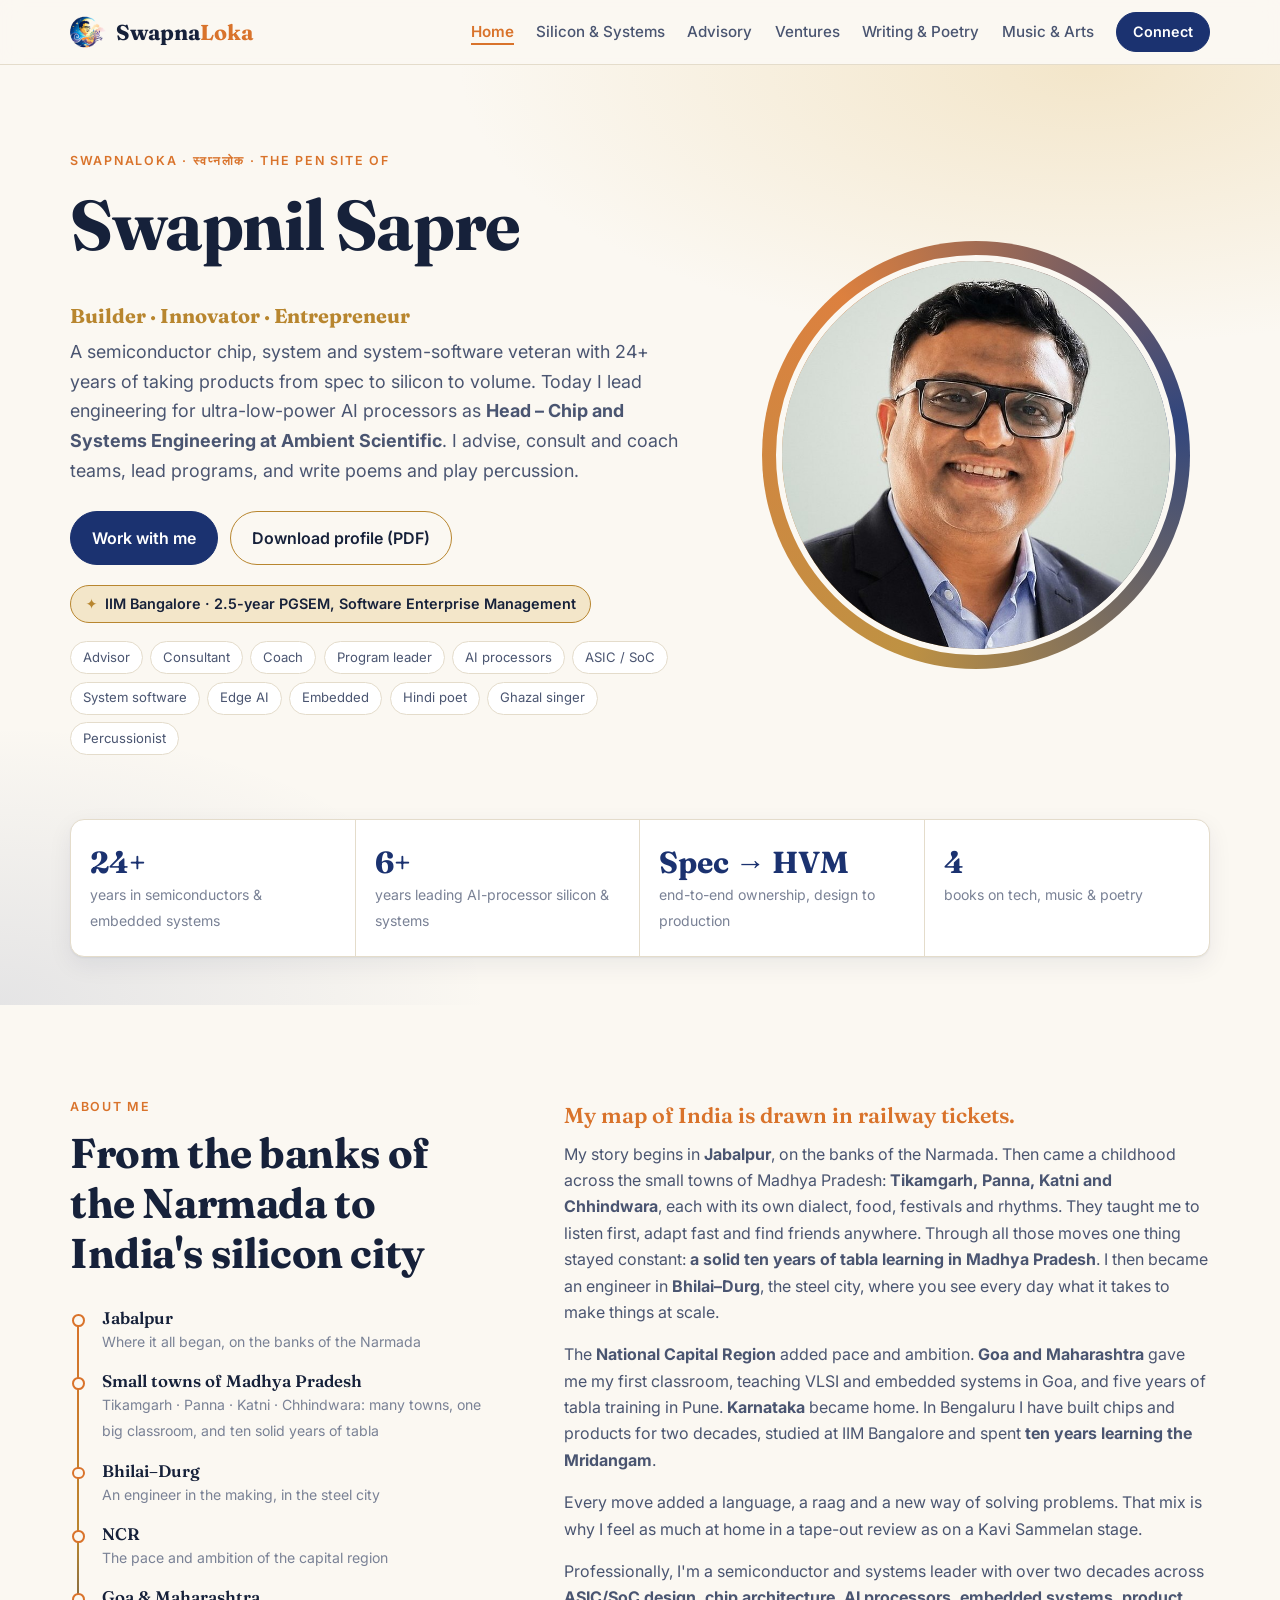
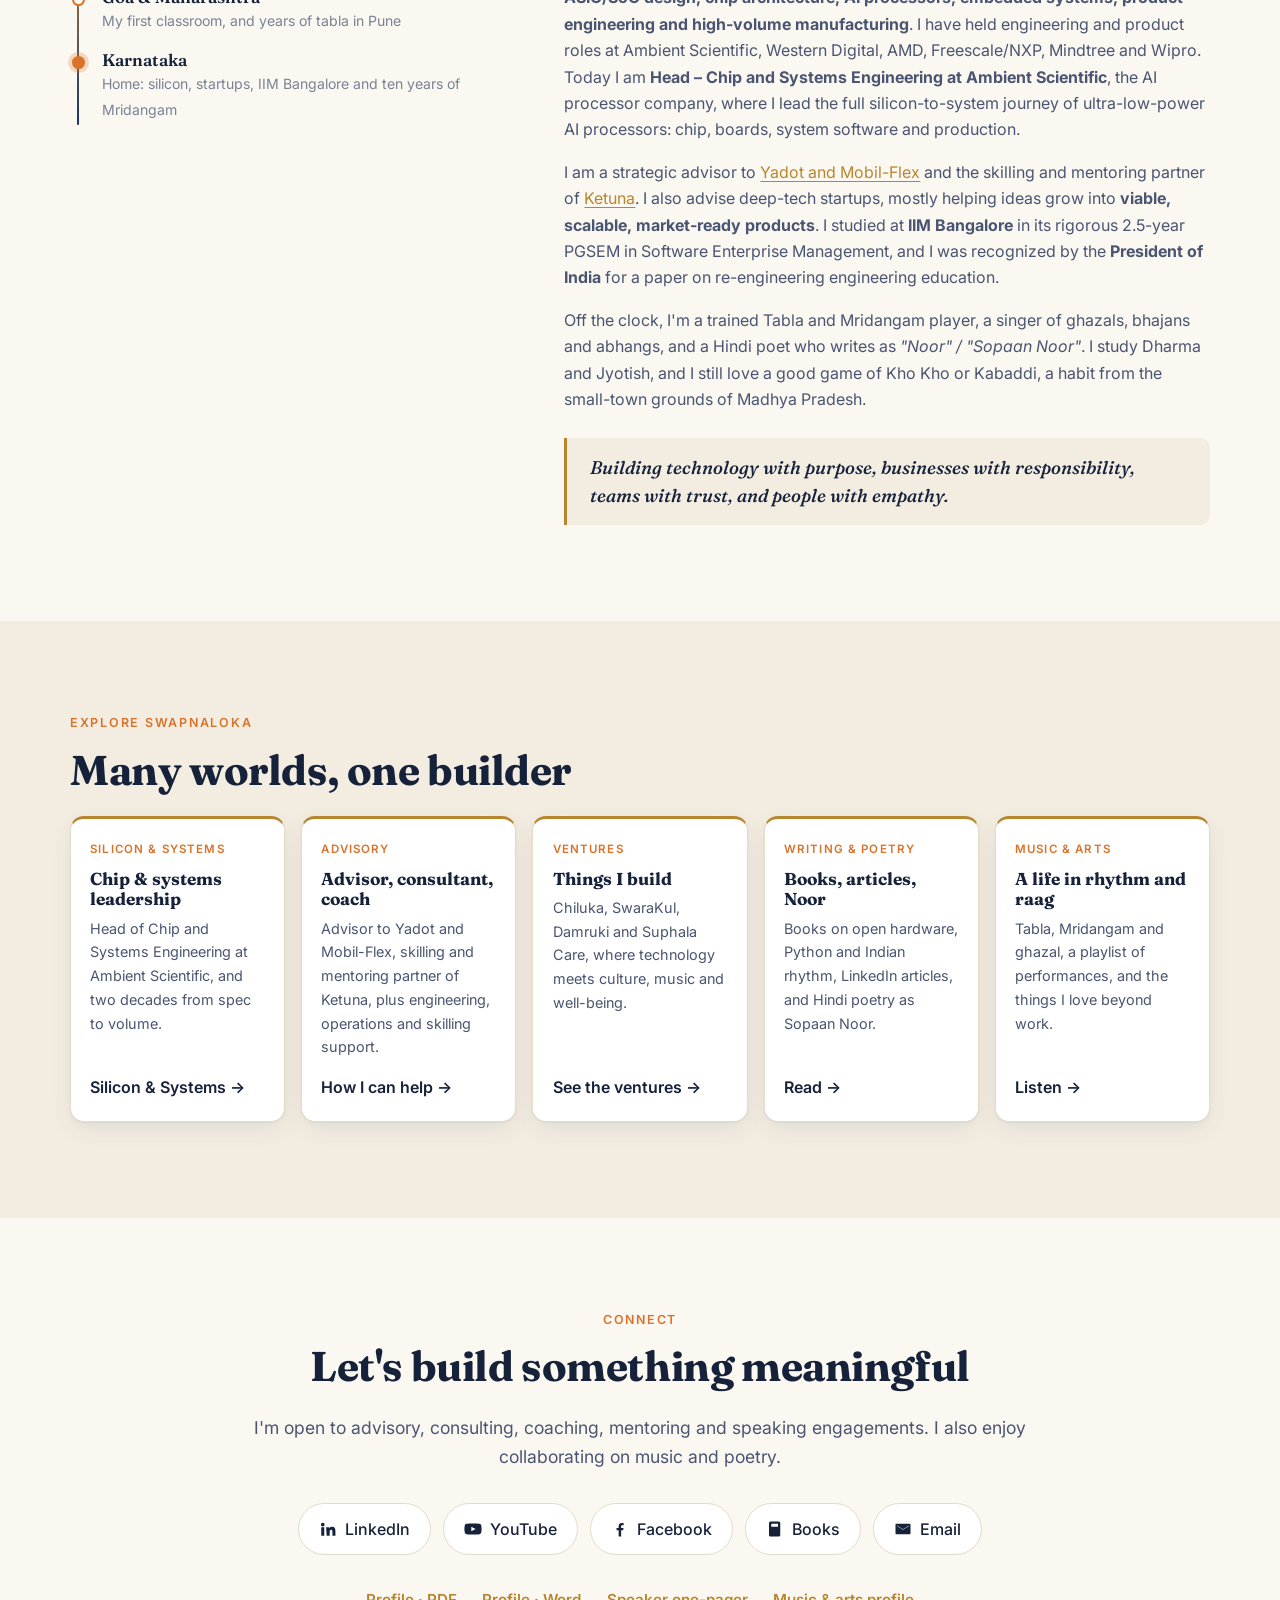
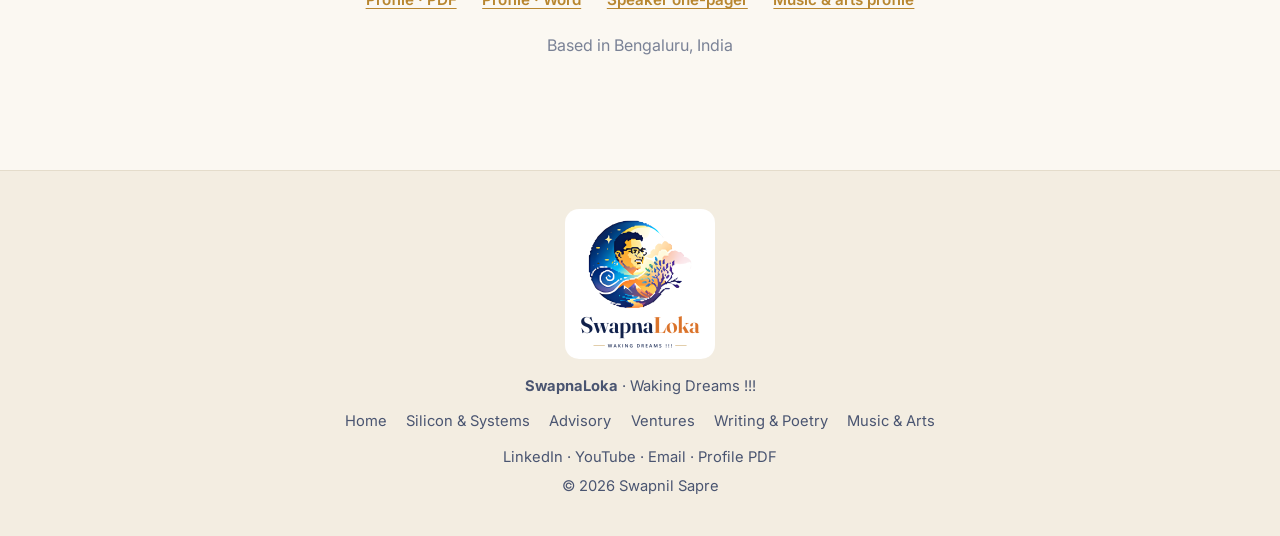
<file: index.html>
<!doctype html>
<html lang="en">
<head>
<meta charset="utf-8">
<meta name="viewport" content="width=device-width, initial-scale=1">
<title>SwapnaLoka · Swapnil Sapre</title>
<meta name="description" content="SwapnaLoka, the pen site of Swapnil Sapre: builder, innovator and entrepreneur; Head of Chip and Systems Engineering at Ambient Scientific; advisor, consultant and coach; Hindi poet and percussionist.">
<meta property="og:title" content="SwapnaLoka · Swapnil Sapre">
<meta property="og:description" content="SwapnaLoka, the pen site of Swapnil Sapre: builder, innovator and entrepreneur; Head of Chip and Systems Engineering at Ambient Scientific; advisor, consultant and coach; Hindi poet and percussionist.">
<meta property="og:image" content="https://swapnaloka.online/assets/img/share.jpg">
<meta property="og:url" content="https://swapnaloka.online/">
<meta name="twitter:card" content="summary_large_image">
<meta property="og:type" content="profile">
<link rel="canonical" href="https://swapnaloka.online/">
<link rel="icon" type="image/png" href="assets/img/favicon.png">
<link rel="apple-touch-icon" href="assets/img/swapnaloka_mark_512.png">
<link rel="preconnect" href="https://fonts.googleapis.com">
<link rel="preconnect" href="https://fonts.gstatic.com" crossorigin>
<link href="https://fonts.googleapis.com/css2?family=Fraunces:opsz,wght@9..144,400;9..144,600;9..144,700&family=Inter:wght@400;500;600&display=swap" rel="stylesheet">
<link rel="stylesheet" href="assets/css/style.css">
<script type="application/ld+json">
{
  "@context": "https://schema.org",
  "@type": "Person",
  "name": "Swapnil Sapre",
  "alternateName": ["Sopaan Noor", "Noor"],
  "jobTitle": "Engineering leader, deep-tech advisor, entrepreneur",
  "address": {"@type": "PostalAddress", "addressLocality": "Bengaluru", "addressCountry": "IN"},
  "image": "https://swapnaloka.online/assets/img/swapnil_hi.jpg",
  "sameAs": [
    "https://www.linkedin.com/in/swapnils29/",
    "https://www.facebook.com/swapsap1",
    "https://www.youtube.com/channel/UCmxNMod3-gjRFG-OuT9vwgw"
  ]
}
</script>
</head>
<body>

<header class="nav" id="top">
  <div class="wrap nav__in">
    <a class="brand" href="index.html" aria-label="SwapnaLoka home">
      <img src="assets/img/favicon.png" alt="" width="36" height="36">
      <span>Swapna<em>Loka</em></span>
    </a>
    <button class="nav__toggle" aria-label="Open menu" aria-expanded="false" aria-controls="menu">
      <span></span><span></span><span></span>
    </button>
    <nav id="menu" class="nav__menu">
      <a href="index.html" aria-current="page">Home</a>
      <a href="silicon.html">Silicon &amp; Systems</a>
      <a href="advisory.html">Advisory</a>
      <a href="ventures.html">Ventures</a>
      <a href="writing.html">Writing &amp; Poetry</a>
      <a href="music.html">Music &amp; Arts</a>
      <a href="index.html#contact" class="btn btn--sm">Connect</a>
    </nav>
  </div>
</header>

<main>

<!-- HERO -->
<section class="hero">
  <div class="wrap hero__in">
    <div class="hero__text">
      <p class="eyebrow">SwapnaLoka · <span lang="hi">स्वप्नलोक</span> · the pen site of</p>
      <h1>Swapnil Sapre</h1>
      <p class="hero__lead"><strong>Builder · Innovator · Entrepreneur</strong></p>
      <p class="hero__sub">A semiconductor chip, system and system-software veteran with 24+ years of taking products from spec to silicon to volume. Today I lead engineering for ultra-low-power AI processors as <strong>Head – Chip and Systems Engineering at Ambient Scientific</strong>. I advise, consult and coach teams, lead programs, and write poems and play percussion.</p>
      <div class="hero__cta">
        <a class="btn" href="index.html#contact">Work with me</a>
        <a class="btn btn--ghost" href="docs/SwapnaLoka_Profile_Swapnil_Sapre.pdf" download>Download profile (PDF)</a>
      </div>
      <p class="honour"><span aria-hidden="true">✦</span> IIM Bangalore · 2.5-year PGSEM, Software Enterprise Management</p>
      <ul class="chips" aria-label="Roles">
        <li>Advisor</li><li>Consultant</li><li>Coach</li><li>Program leader</li>
        <li>AI processors</li><li>ASIC / SoC</li><li>System software</li><li>Edge AI</li><li>Embedded</li><li>Hindi poet</li><li>Ghazal singer</li><li>Percussionist</li>
      </ul>
    </div>
    <figure class="hero__photo">
      <img src="assets/img/swapnil.jpg" alt="Portrait of Swapnil Sapre" width="720" height="720" fetchpriority="high">
    </figure>
  </div>
  <div class="wrap stats">
    <div><b>24+</b><span>years in semiconductors &amp; embedded systems</span></div>
    <div><b>6+</b><span>years leading AI-processor silicon &amp; systems</span></div>
    <div><b>Spec → HVM</b><span>end-to-end ownership, design to production</span></div>
    <div><b>4</b><span>books on tech, music &amp; poetry</span></div>
  </div>
</section>

<!-- ABOUT -->
<section id="about" class="section">
  <div class="wrap grid-2">
    <div>
      <p class="eyebrow">About me</p>
      <h2>From the banks of the Narmada to India's silicon city</h2>
      <ol class="route" aria-label="My journey across India">
        <li><b>Jabalpur</b><span>Where it all began, on the banks of the Narmada</span></li>
        <li><b>Small towns of Madhya Pradesh</b><span>Tikamgarh · Panna · Katni · Chhindwara: many towns, one big classroom, and ten solid years of tabla</span></li>
        <li><b>Bhilai–Durg</b><span>An engineer in the making, in the steel city</span></li>
        <li><b>NCR</b><span>The pace and ambition of the capital region</span></li>
        <li><b>Goa &amp; Maharashtra</b><span>My first classroom, and years of tabla in Pune</span></li>
        <li><b>Karnataka</b><span>Home: silicon, startups, IIM Bangalore and ten years of Mridangam</span></li>
      </ol>
    </div>
    <div class="prose">
      <p class="lead-in">My map of India is drawn in railway tickets.</p>
      <p>My story begins in <strong>Jabalpur</strong>, on the banks of the Narmada. Then came a childhood across the small towns of Madhya Pradesh: <strong>Tikamgarh, Panna, Katni and Chhindwara</strong>, each with its own dialect, food, festivals and rhythms. They taught me to listen first, adapt fast and find friends anywhere. Through all those moves one thing stayed constant: <strong>a solid ten years of tabla learning in Madhya Pradesh</strong>. I then became an engineer in <strong>Bhilai–Durg</strong>, the steel city, where you see every day what it takes to make things at scale.</p>
      <p>The <strong>National Capital Region</strong> added pace and ambition. <strong>Goa and Maharashtra</strong> gave me my first classroom, teaching VLSI and embedded systems in Goa, and five years of tabla training in Pune. <strong>Karnataka</strong> became home. In Bengaluru I have built chips and products for two decades, studied at IIM Bangalore and spent <strong>ten years learning the Mridangam</strong>.</p>
      <p>Every move added a language, a raag and a new way of solving problems. That mix is why I feel as much at home in a tape-out review as on a Kavi Sammelan stage.</p>
      <p>Professionally, I'm a semiconductor and systems leader with over two decades across <strong>ASIC/SoC design, chip architecture, AI processors, embedded systems, product engineering and high-volume manufacturing</strong>. I have held engineering and product roles at Ambient Scientific, Western Digital, AMD, Freescale/NXP, Mindtree and Wipro. Today I am <strong>Head – Chip and Systems Engineering at Ambient Scientific</strong>, the AI processor company, where I lead the full silicon-to-system journey of ultra-low-power AI processors: chip, boards, system software and production.</p>
      <p>I am a strategic advisor to <a href="advisory.html#associations">Yadot and Mobil-Flex</a> and the skilling and mentoring partner of <a href="advisory.html#associations">Ketuna</a>. I also advise deep-tech startups, mostly helping ideas grow into <strong>viable, scalable, market-ready products</strong>. I studied at <strong>IIM Bangalore</strong> in its rigorous 2.5-year PGSEM in Software Enterprise Management, and I was recognized by the <strong>President of India</strong> for a paper on re-engineering engineering education.</p>
      <p>Off the clock, I'm a trained Tabla and Mridangam player, a singer of ghazals, bhajans and abhangs, and a Hindi poet who writes as <em>"Noor" / "Sopaan Noor"</em>. I study Dharma and Jyotish, and I still love a good game of Kho Kho or Kabaddi, a habit from the small-town grounds of Madhya Pradesh.</p>
      <blockquote>Building technology with purpose, businesses with responsibility, teams with trust, and people with empathy.</blockquote>
    </div>
  </div>
</section>

<!-- EXPLORE -->
<section id="explore" class="section section--tint">
  <div class="wrap">
    <p class="eyebrow">Explore SwapnaLoka</p>
    <h2>Many worlds, one builder</h2>
    <div class="explore">
      <a href="silicon.html"><span class="card__tag">Silicon &amp; Systems</span><h3>Chip &amp; systems leadership</h3><p>Head of Chip and Systems Engineering at Ambient Scientific, and two decades from spec to volume.</p><span class="card__link">Silicon &amp; Systems →</span></a>
      <a href="advisory.html"><span class="card__tag">Advisory</span><h3>Advisor, consultant, coach</h3><p>Advisor to Yadot and Mobil-Flex, skilling and mentoring partner of Ketuna, plus engineering, operations and skilling support.</p><span class="card__link">How I can help →</span></a>
      <a href="ventures.html"><span class="card__tag">Ventures</span><h3>Things I build</h3><p>Chiluka, SwaraKul, Damruki and Suphala Care, where technology meets culture, music and well-being.</p><span class="card__link">See the ventures →</span></a>
      <a href="writing.html"><span class="card__tag">Writing &amp; poetry</span><h3>Books, articles, Noor</h3><p>Books on open hardware, Python and Indian rhythm, LinkedIn articles, and Hindi poetry as Sopaan Noor.</p><span class="card__link">Read →</span></a>
      <a href="music.html"><span class="card__tag">Music &amp; arts</span><h3>A life in rhythm and raag</h3><p>Tabla, Mridangam and ghazal, a playlist of performances, and the things I love beyond work.</p><span class="card__link">Listen →</span></a>
    </div>
  </div>
</section>

<!-- CONTACT -->
<section id="contact" class="section">
  <div class="wrap contact">
    <p class="eyebrow">Connect</p>
    <h2>Let's build something meaningful</h2>
    <p class="section__lead">I'm open to advisory, consulting, coaching, mentoring and speaking engagements. I also enjoy collaborating on music and poetry.</p>
    <div class="links">
      <a href="https://www.linkedin.com/in/swapnils29/" target="_blank" rel="noopener">
        <svg viewBox="0 0 24 24" aria-hidden="true"><path d="M4.98 3.5a2.5 2.5 0 1 1 0 5 2.5 2.5 0 0 1 0-5zM3 9.5h4V21H3zM9.5 9.5h3.8v1.6h.06c.53-1 1.83-2.06 3.77-2.06 4.03 0 4.77 2.65 4.77 6.1V21h-4v-5.1c0-1.22-.02-2.8-1.7-2.8-1.71 0-1.97 1.33-1.97 2.7V21h-4z"/></svg>
        LinkedIn</a>
      <a href="https://www.youtube.com/channel/UCmxNMod3-gjRFG-OuT9vwgw" target="_blank" rel="noopener">
        <svg viewBox="0 0 24 24" aria-hidden="true"><path d="M23 7.2a3 3 0 0 0-2.1-2.1C19 4.6 12 4.6 12 4.6s-7 0-8.9.5A3 3 0 0 0 1 7.2 31 31 0 0 0 .5 12 31 31 0 0 0 1 16.8a3 3 0 0 0 2.1 2.1c1.9.5 8.9.5 8.9.5s7 0 8.9-.5a3 3 0 0 0 2.1-2.1 31 31 0 0 0 .5-4.8 31 31 0 0 0-.5-4.8zM9.75 15.02V8.98L15.5 12z"/></svg>
        YouTube</a>
      <a href="https://www.facebook.com/swapsap1" target="_blank" rel="noopener">
        <svg viewBox="0 0 24 24" aria-hidden="true"><path d="M13.5 22v-8.2h2.8l.4-3.2h-3.2V8.5c0-.93.26-1.56 1.6-1.56h1.7V4.1c-.3-.04-1.3-.13-2.48-.13-2.45 0-4.13 1.5-4.13 4.25v2.37H7.4v3.2h2.8V22z"/></svg>
        Facebook</a>
      <a href="https://www.amazon.in/s?i=stripbooks&amp;rh=p_27%3ASwapnil%2BSapre" target="_blank" rel="noopener">
        <svg viewBox="0 0 24 24" aria-hidden="true"><path d="M6 2h11a2 2 0 0 1 2 2v16a2 2 0 0 1-2 2H6a2 2 0 0 1-2-2V4a2 2 0 0 1 2-2zm1 3v4h9V5z"/></svg>
        Books</a>
      <a href="mailto:sapreswapnil@yahoo.co.in">
        <svg viewBox="0 0 24 24" aria-hidden="true"><path d="M3 5h18a1 1 0 0 1 1 1v12a1 1 0 0 1-1 1H3a1 1 0 0 1-1-1V6a1 1 0 0 1 1-1zm9 7.2L4 7.3V8l8 5 8-5v-.7z"/></svg>
        Email</a>
    </div>
    <div class="downloads">
      <a href="docs/SwapnaLoka_Profile_Swapnil_Sapre.pdf" download>Profile · PDF</a>
      <a href="docs/SwapnaLoka_Profile_Swapnil_Sapre.docx" download>Profile · Word</a>
      <a href="docs/Swapnil_Sapre_Conference_OnePager.pdf" target="_blank" rel="noopener">Speaker one-pager</a>
      <a href="docs/Swapnil_Profile_Music_and_Arts.pdf" target="_blank" rel="noopener">Music &amp; arts profile</a>
    </div>
    <p class="muted">Based in Bengaluru, India</p>
  </div>
</section>

</main>

<footer class="foot">
  <div class="wrap foot__in">
    <img src="assets/img/swapnaloka_logo_600.png" alt="SwapnaLoka logo: Waking Dreams" width="150" height="150" loading="lazy">
    <p><b>SwapnaLoka</b> · Waking Dreams !!!</p>
    <nav class="foot__links" aria-label="Footer">
      <a href="index.html">Home</a><a href="silicon.html">Silicon &amp; Systems</a><a href="advisory.html">Advisory</a>
      <a href="ventures.html">Ventures</a><a href="writing.html">Writing &amp; Poetry</a><a href="music.html">Music &amp; Arts</a>
    </nav>
    <p class="foot__social">
      <a href="https://www.linkedin.com/in/swapnils29/" target="_blank" rel="noopener">LinkedIn</a> ·
      <a href="https://www.youtube.com/channel/UCmxNMod3-gjRFG-OuT9vwgw" target="_blank" rel="noopener">YouTube</a> ·
      <a href="mailto:sapreswapnil@yahoo.co.in">Email</a> ·
      <a href="docs/SwapnaLoka_Profile_Swapnil_Sapre.pdf" download>Profile PDF</a>
    </p>
    <p class="muted">© <span id="yr">2026</span> Swapnil Sapre</p>
  </div>
</footer>

<script src="assets/js/main.js" defer></script>
</body>
</html>
</file>
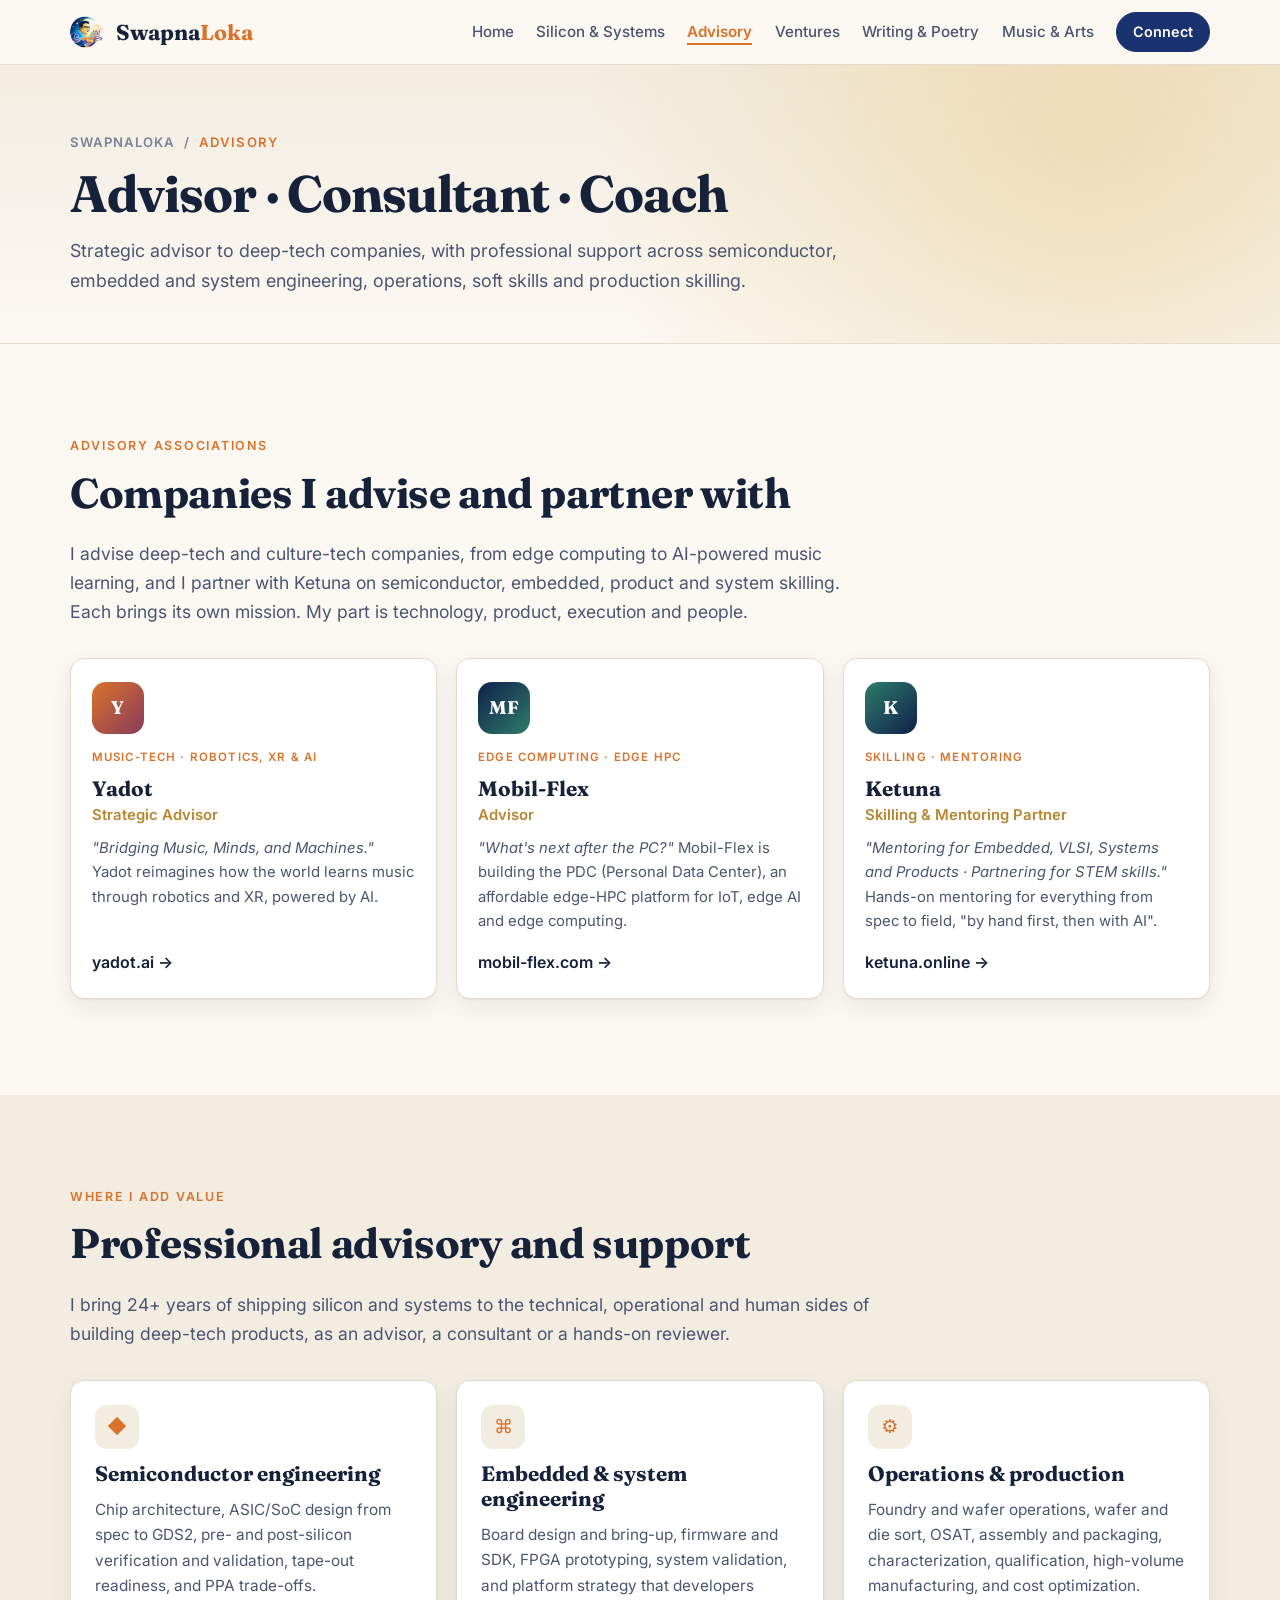
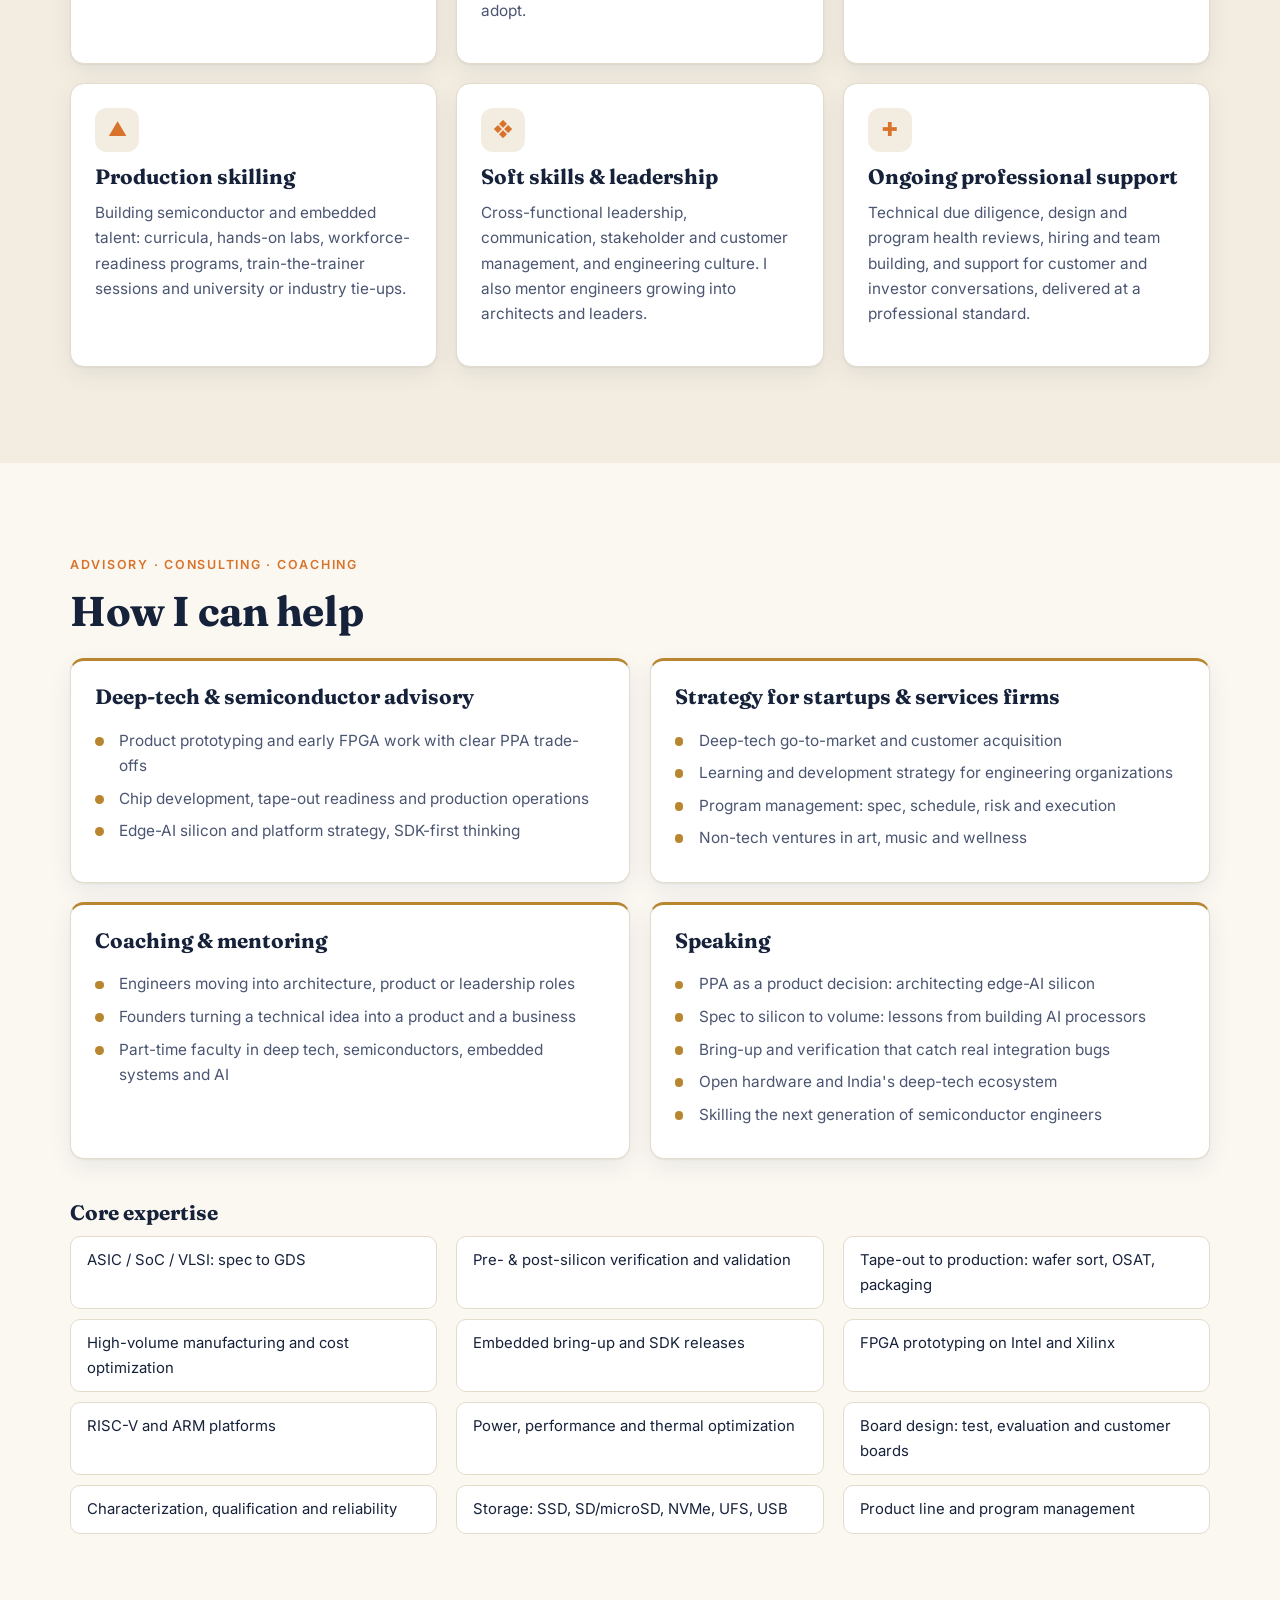
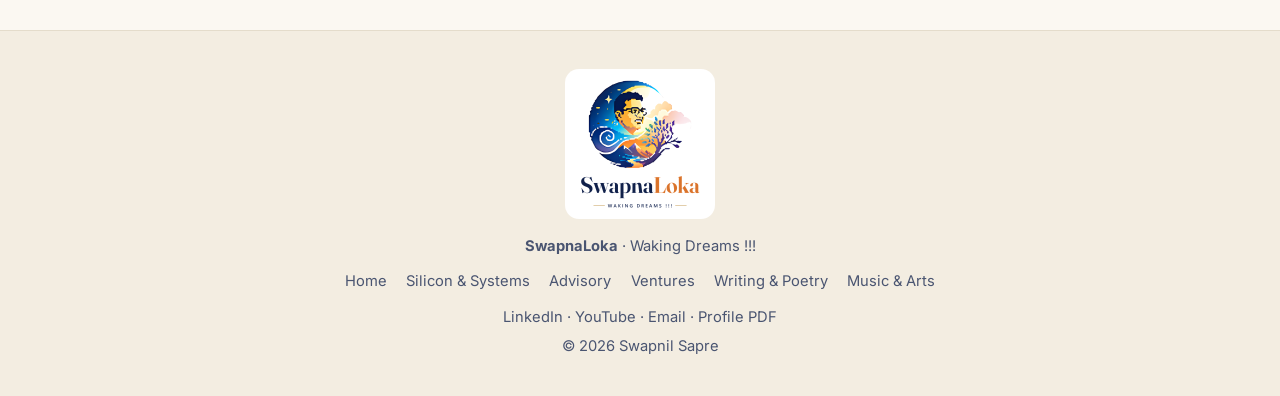
<file: advisory.html>
<!doctype html>
<html lang="en">
<head>
<meta charset="utf-8">
<meta name="viewport" content="width=device-width, initial-scale=1">
<title>Advisory · SwapnaLoka · Swapnil Sapre</title>
<meta name="description" content="Swapnil Sapre advises Yadot and Mobil-Flex, is the skilling and mentoring partner of Ketuna, and offers semiconductor, embedded and system engineering, operations, soft-skills and production-skilling support.">
<meta property="og:title" content="Advisory · SwapnaLoka · Swapnil Sapre">
<meta property="og:description" content="Swapnil Sapre advises Yadot and Mobil-Flex, is the skilling and mentoring partner of Ketuna, and offers semiconductor, embedded and system engineering, operations, soft-skills and production-skilling support.">
<meta property="og:image" content="https://swapnaloka.online/assets/img/share.jpg">
<meta property="og:url" content="https://swapnaloka.online/advisory.html">
<meta name="twitter:card" content="summary_large_image">
<meta property="og:type" content="profile">
<link rel="canonical" href="https://swapnaloka.online/advisory.html">
<link rel="icon" type="image/png" href="assets/img/favicon.png">
<link rel="apple-touch-icon" href="assets/img/swapnaloka_mark_512.png">
<link rel="preconnect" href="https://fonts.googleapis.com">
<link rel="preconnect" href="https://fonts.gstatic.com" crossorigin>
<link href="https://fonts.googleapis.com/css2?family=Fraunces:opsz,wght@9..144,400;9..144,600;9..144,700&family=Inter:wght@400;500;600&display=swap" rel="stylesheet">
<link rel="stylesheet" href="assets/css/style.css">
</head>
<body>

<header class="nav" id="top">
  <div class="wrap nav__in">
    <a class="brand" href="index.html" aria-label="SwapnaLoka home">
      <img src="assets/img/favicon.png" alt="" width="36" height="36">
      <span>Swapna<em>Loka</em></span>
    </a>
    <button class="nav__toggle" aria-label="Open menu" aria-expanded="false" aria-controls="menu">
      <span></span><span></span><span></span>
    </button>
    <nav id="menu" class="nav__menu">
      <a href="index.html">Home</a>
      <a href="silicon.html">Silicon &amp; Systems</a>
      <a href="advisory.html" aria-current="page">Advisory</a>
      <a href="ventures.html">Ventures</a>
      <a href="writing.html">Writing &amp; Poetry</a>
      <a href="music.html">Music &amp; Arts</a>
      <a href="index.html#contact" class="btn btn--sm">Connect</a>
    </nav>
  </div>
</header>

<main>

<section class="pagehead">
  <div class="wrap">
    <p class="pagehead__crumb"><a href="index.html">SwapnaLoka</a> <span aria-hidden="true">/</span> Advisory</p>
    <h1>Advisor · Consultant · Coach</h1>
    <p class="pagehead__lead">Strategic advisor to deep-tech companies, with professional support across semiconductor, embedded and system engineering, operations, soft skills and production skilling.</p>
  </div>
</section>

<section id="associations" class="section">
  <div class="wrap">
    <p class="eyebrow">Advisory associations</p>
    <h2>Companies I advise and partner with</h2>
    <p class="section__lead">I advise deep-tech and culture-tech companies, from edge computing to AI-powered music learning, and I partner with Ketuna on semiconductor, embedded, product and system skilling. Each brings its own mission. My part is technology, product, execution and people.</p>
    <div class="assoc">
      <a class="assoc__card" href="https://yadot.ai/" target="_blank" rel="noopener">
        <span class="assoc__mono assoc__mono--yadot" aria-hidden="true">Y</span>
        <span class="card__tag">Music-tech · Robotics, XR &amp; AI</span>
        <h3>Yadot</h3>
        <p class="assoc__role">Strategic Advisor</p>
        <p><em>"Bridging Music, Minds, and Machines."</em> Yadot reimagines how the world learns music through robotics and XR, powered by AI.</p>
        <span class="card__link">yadot.ai →</span>
      </a>
      <a class="assoc__card" href="https://mobil-flex.com/" target="_blank" rel="noopener">
        <span class="assoc__mono assoc__mono--mf" aria-hidden="true">MF</span>
        <span class="card__tag">Edge computing · Edge HPC</span>
        <h3>Mobil-Flex</h3>
        <p class="assoc__role">Advisor</p>
        <p><em>"What's next after the PC?"</em> Mobil-Flex is building the PDC (Personal Data Center), an affordable edge-HPC platform for IoT, edge AI and edge computing.</p>
        <span class="card__link">mobil-flex.com →</span>
      </a>
      <a class="assoc__card" href="https://ketuna.online/" target="_blank" rel="noopener">
        <span class="assoc__mono assoc__mono--ket" aria-hidden="true">K</span>
        <span class="card__tag">Skilling · Mentoring</span>
        <h3>Ketuna</h3>
        <p class="assoc__role">Skilling &amp; Mentoring Partner</p>
        <p><em>"Mentoring for Embedded, VLSI, Systems and Products · Partnering for STEM skills."</em> Hands-on mentoring for everything from spec to field, "by hand first, then with AI".</p>
        <span class="card__link">ketuna.online →</span>
      </a>
    </div>
  </div>
</section>

<section id="areas" class="section section--tint">
  <div class="wrap">
    <p class="eyebrow">Where I add value</p>
    <h2>Professional advisory and support</h2>
    <p class="section__lead">I bring 24+ years of shipping silicon and systems to the technical, operational and human sides of building deep-tech products, as an advisor, a consultant or a hands-on reviewer.</p>
    <div class="cards cards--3">
      <article class="card area">
        <span class="area__icon" aria-hidden="true">◆</span>
        <h3>Semiconductor engineering</h3>
        <p>Chip architecture, ASIC/SoC design from spec to GDS2, pre- and post-silicon verification and validation, tape-out readiness, and PPA trade-offs.</p>
      </article>
      <article class="card area">
        <span class="area__icon" aria-hidden="true">⌘</span>
        <h3>Embedded &amp; system engineering</h3>
        <p>Board design and bring-up, firmware and SDK, FPGA prototyping, system validation, and platform strategy that developers adopt.</p>
      </article>
      <article class="card area">
        <span class="area__icon" aria-hidden="true">⚙</span>
        <h3>Operations &amp; production</h3>
        <p>Foundry and wafer operations, wafer and die sort, OSAT, assembly and packaging, characterization, qualification, high-volume manufacturing, and cost optimization.</p>
      </article>
      <article class="card area">
        <span class="area__icon" aria-hidden="true">▲</span>
        <h3>Production skilling</h3>
        <p>Building semiconductor and embedded talent: curricula, hands-on labs, workforce-readiness programs, train-the-trainer sessions and university or industry tie-ups.</p>
      </article>
      <article class="card area">
        <span class="area__icon" aria-hidden="true">❖</span>
        <h3>Soft skills &amp; leadership</h3>
        <p>Cross-functional leadership, communication, stakeholder and customer management, and engineering culture. I also mentor engineers growing into architects and leaders.</p>
      </article>
      <article class="card area">
        <span class="area__icon" aria-hidden="true">✚</span>
        <h3>Ongoing professional support</h3>
        <p>Technical due diligence, design and program health reviews, hiring and team building, and support for customer and investor conversations, delivered at a professional standard.</p>
      </article>
    </div>
  </div>
</section>

<section id="advise" class="section">
  <div class="wrap">
    <p class="eyebrow">Advisory · Consulting · Coaching</p>
    <h2>How I can help</h2>
    <div class="cards cards--2">
      <article class="card card--line">
        <h3>Deep-tech &amp; semiconductor advisory</h3>
        <ul class="ticks">
          <li>Product prototyping and early FPGA work with clear PPA trade-offs</li>
          <li>Chip development, tape-out readiness and production operations</li>
          <li>Edge-AI silicon and platform strategy, SDK-first thinking</li>
        </ul>
      </article>
      <article class="card card--line">
        <h3>Strategy for startups &amp; services firms</h3>
        <ul class="ticks">
          <li>Deep-tech go-to-market and customer acquisition</li>
          <li>Learning and development strategy for engineering organizations</li>
          <li>Program management: spec, schedule, risk and execution</li>
          <li>Non-tech ventures in art, music and wellness</li>
        </ul>
      </article>
      <article class="card card--line">
        <h3>Coaching &amp; mentoring</h3>
        <ul class="ticks">
          <li>Engineers moving into architecture, product or leadership roles</li>
          <li>Founders turning a technical idea into a product and a business</li>
          <li>Part-time faculty in deep tech, semiconductors, embedded systems and AI</li>
        </ul>
      </article>
      <article class="card card--line">
        <h3>Speaking</h3>
        <ul class="ticks">
          <li>PPA as a product decision: architecting edge-AI silicon</li>
          <li>Spec to silicon to volume: lessons from building AI processors</li>
          <li>Bring-up and verification that catch real integration bugs</li>
          <li>Open hardware and India's deep-tech ecosystem</li>
          <li>Skilling the next generation of semiconductor engineers</li>
        </ul>
      </article>
    </div>

    <h3 class="sub">Core expertise</h3>
    <ul class="skills">
      <li>ASIC / SoC / VLSI: spec to GDS</li>
      <li>Pre- &amp; post-silicon verification and validation</li>
      <li>Tape-out to production: wafer sort, OSAT, packaging</li>
      <li>High-volume manufacturing and cost optimization</li>
      <li>Embedded bring-up and SDK releases</li>
      <li>FPGA prototyping on Intel and Xilinx</li>
      <li>RISC-V and ARM platforms</li>
      <li>Power, performance and thermal optimization</li>
      <li>Board design: test, evaluation and customer boards</li>
      <li>Characterization, qualification and reliability</li>
      <li>Storage: SSD, SD/microSD, NVMe, UFS, USB</li>
      <li>Product line and program management</li>
    </ul>
  </div>
</section>

</main>

<footer class="foot">
  <div class="wrap foot__in">
    <img src="assets/img/swapnaloka_logo_600.png" alt="SwapnaLoka logo: Waking Dreams" width="150" height="150" loading="lazy">
    <p><b>SwapnaLoka</b> · Waking Dreams !!!</p>
    <nav class="foot__links" aria-label="Footer">
      <a href="index.html">Home</a><a href="silicon.html">Silicon &amp; Systems</a><a href="advisory.html">Advisory</a>
      <a href="ventures.html">Ventures</a><a href="writing.html">Writing &amp; Poetry</a><a href="music.html">Music &amp; Arts</a>
    </nav>
    <p class="foot__social">
      <a href="https://www.linkedin.com/in/swapnils29/" target="_blank" rel="noopener">LinkedIn</a> ·
      <a href="https://www.youtube.com/channel/UCmxNMod3-gjRFG-OuT9vwgw" target="_blank" rel="noopener">YouTube</a> ·
      <a href="mailto:sapreswapnil@yahoo.co.in">Email</a> ·
      <a href="docs/SwapnaLoka_Profile_Swapnil_Sapre.pdf" download>Profile PDF</a>
    </p>
    <p class="muted">© <span id="yr">2026</span> Swapnil Sapre</p>
  </div>
</footer>

<script src="assets/js/main.js" defer></script>
</body>
</html>
</file>
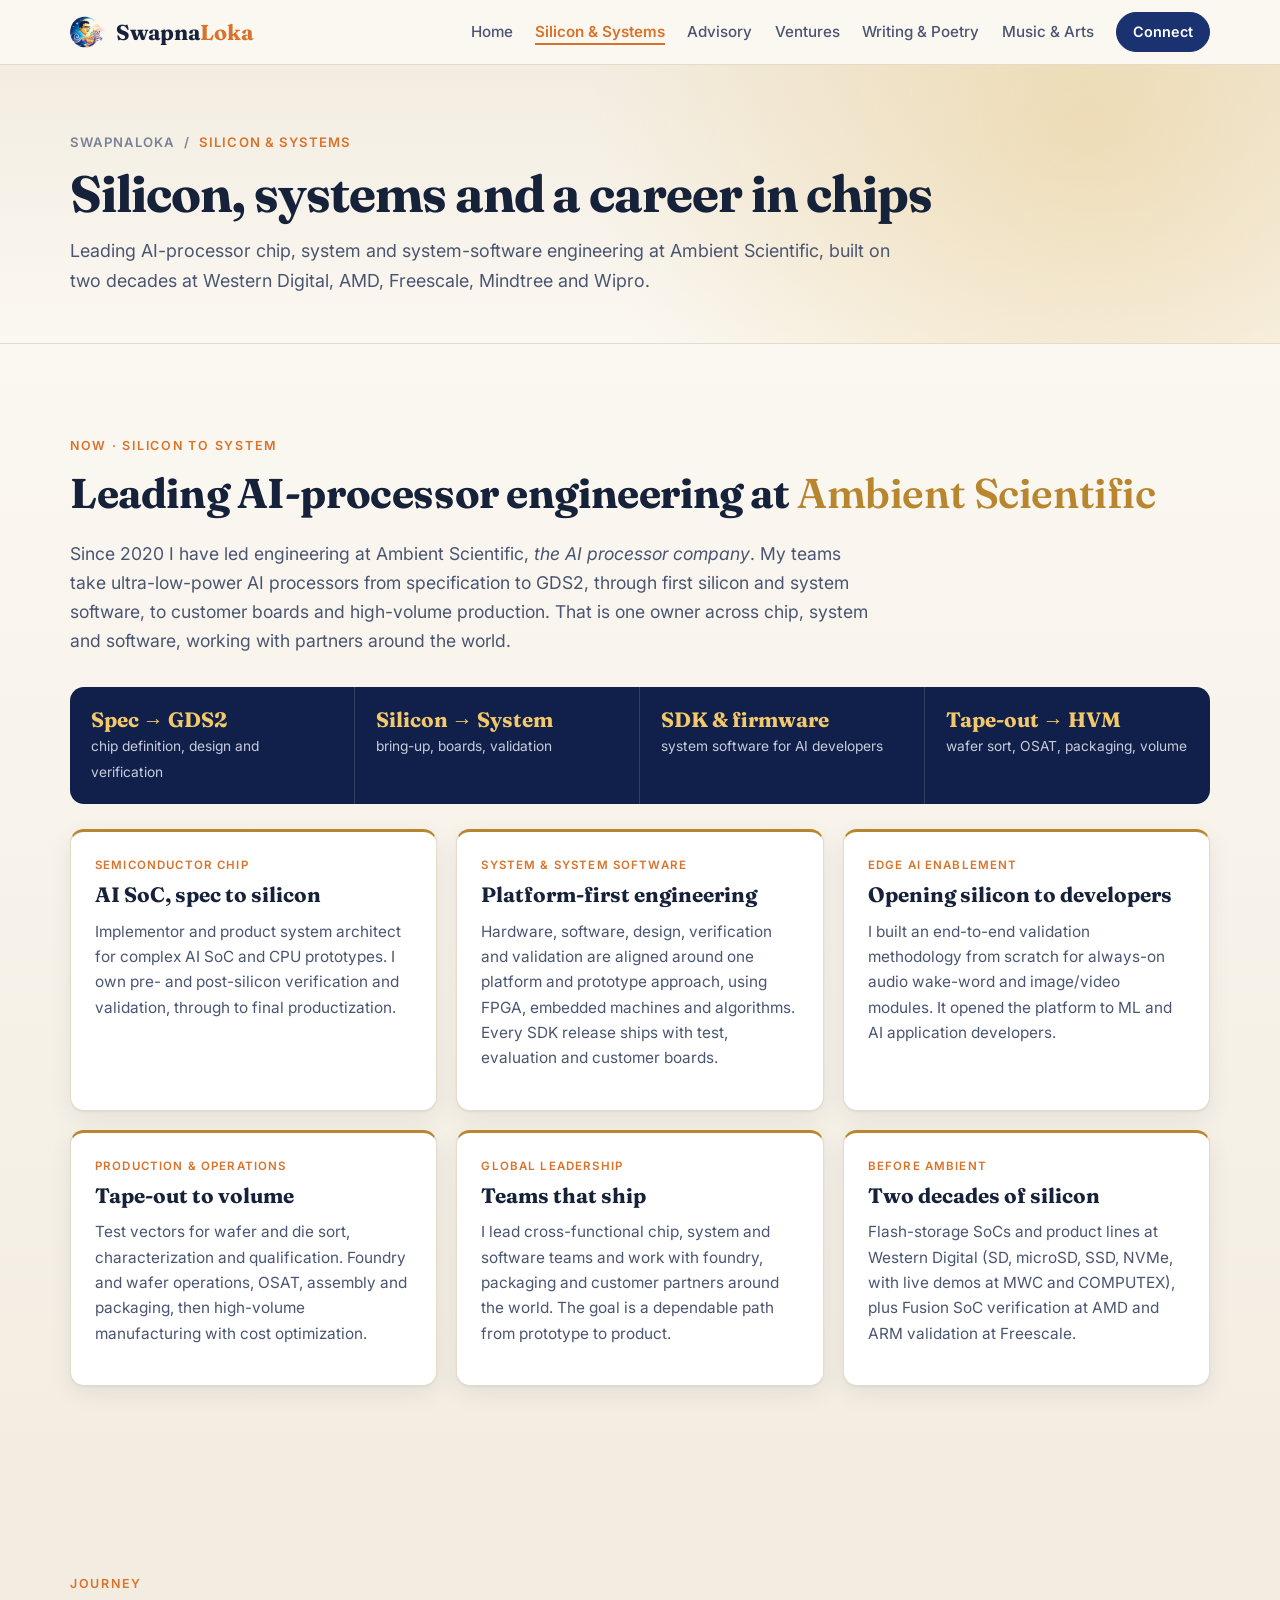
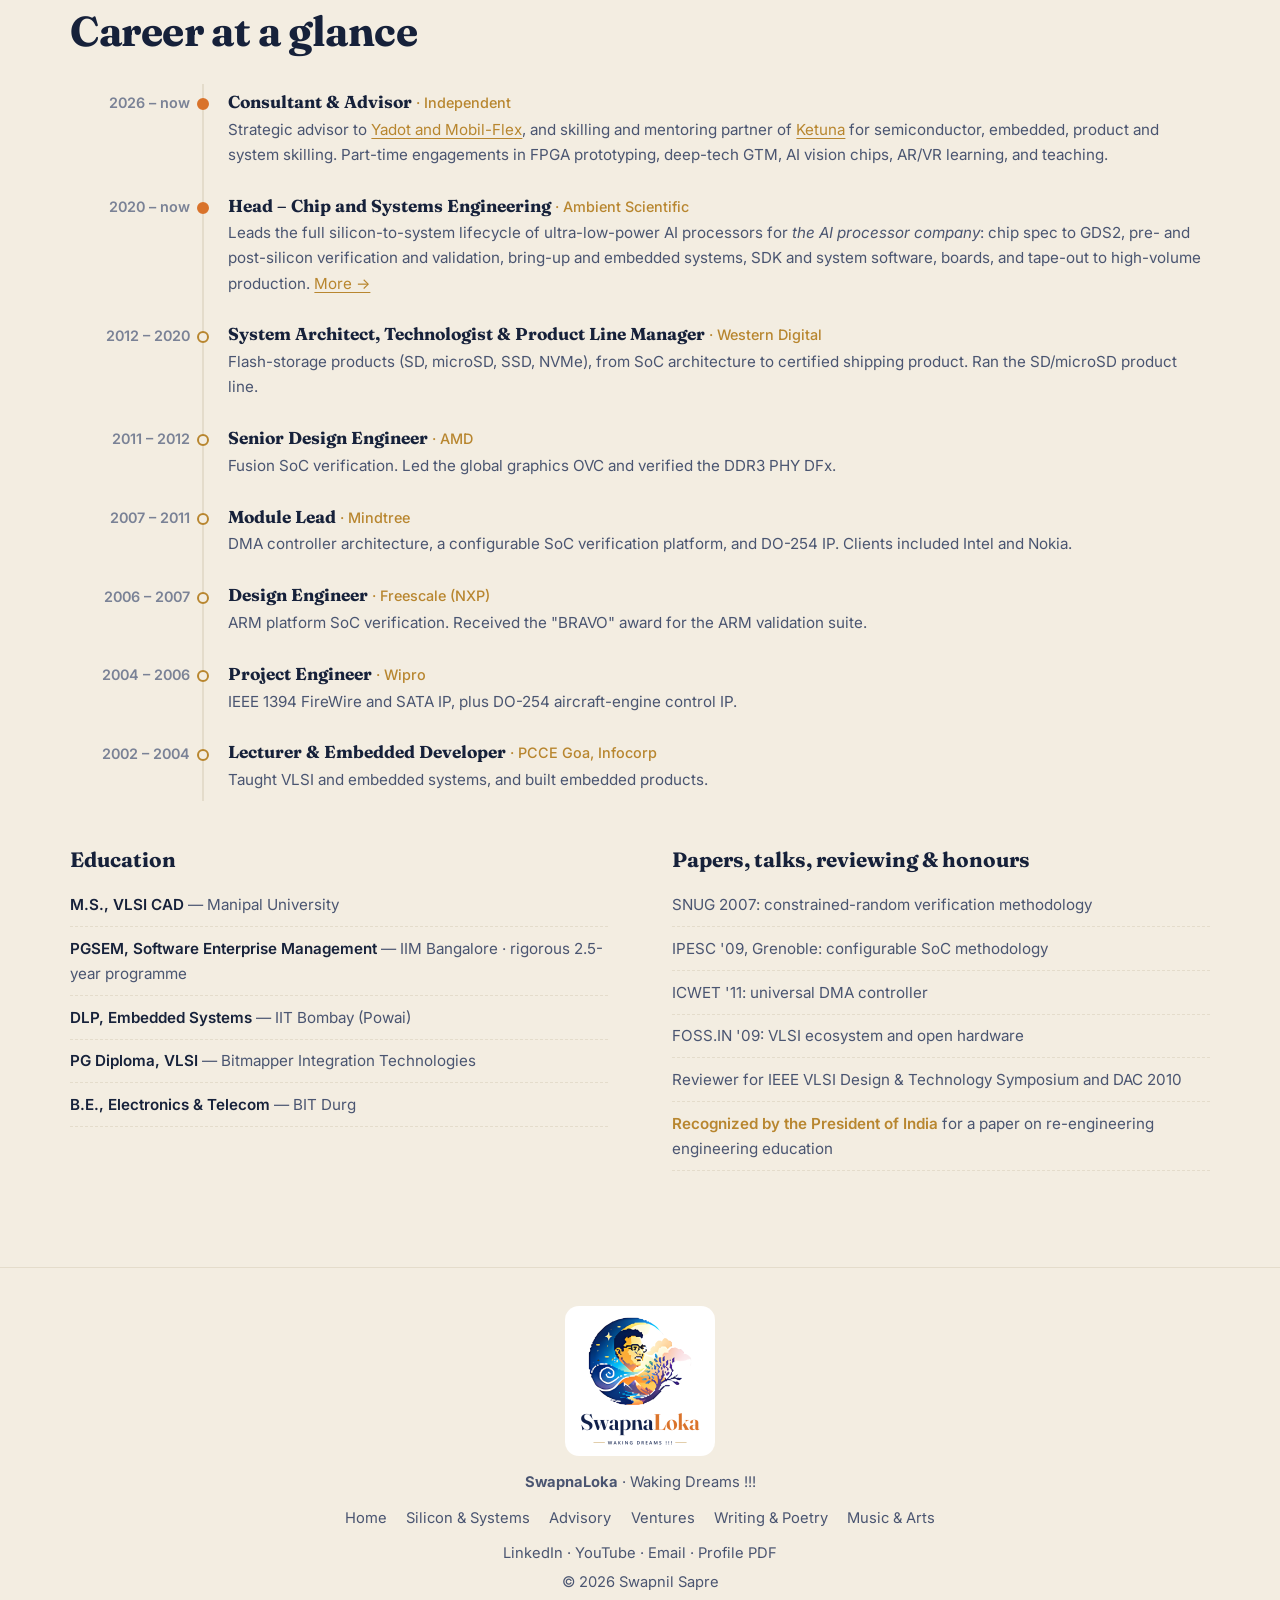
<file: silicon.html>
<!doctype html>
<html lang="en">
<head>
<meta charset="utf-8">
<meta name="viewport" content="width=device-width, initial-scale=1">
<title>Silicon & Systems · SwapnaLoka · Swapnil Sapre</title>
<meta name="description" content="Swapnil Sapre: Head of Chip and Systems Engineering at Ambient Scientific. AI-processor chip, system and system software from spec to volume, and a 24-year career in semiconductors.">
<meta property="og:title" content="Silicon & Systems · SwapnaLoka · Swapnil Sapre">
<meta property="og:description" content="Swapnil Sapre: Head of Chip and Systems Engineering at Ambient Scientific. AI-processor chip, system and system software from spec to volume, and a 24-year career in semiconductors.">
<meta property="og:image" content="https://swapnaloka.online/assets/img/share.jpg">
<meta property="og:url" content="https://swapnaloka.online/silicon.html">
<meta name="twitter:card" content="summary_large_image">
<meta property="og:type" content="profile">
<link rel="canonical" href="https://swapnaloka.online/silicon.html">
<link rel="icon" type="image/png" href="assets/img/favicon.png">
<link rel="apple-touch-icon" href="assets/img/swapnaloka_mark_512.png">
<link rel="preconnect" href="https://fonts.googleapis.com">
<link rel="preconnect" href="https://fonts.gstatic.com" crossorigin>
<link href="https://fonts.googleapis.com/css2?family=Fraunces:opsz,wght@9..144,400;9..144,600;9..144,700&family=Inter:wght@400;500;600&display=swap" rel="stylesheet">
<link rel="stylesheet" href="assets/css/style.css">
</head>
<body>

<header class="nav" id="top">
  <div class="wrap nav__in">
    <a class="brand" href="index.html" aria-label="SwapnaLoka home">
      <img src="assets/img/favicon.png" alt="" width="36" height="36">
      <span>Swapna<em>Loka</em></span>
    </a>
    <button class="nav__toggle" aria-label="Open menu" aria-expanded="false" aria-controls="menu">
      <span></span><span></span><span></span>
    </button>
    <nav id="menu" class="nav__menu">
      <a href="index.html">Home</a>
      <a href="silicon.html" aria-current="page">Silicon &amp; Systems</a>
      <a href="advisory.html">Advisory</a>
      <a href="ventures.html">Ventures</a>
      <a href="writing.html">Writing &amp; Poetry</a>
      <a href="music.html">Music &amp; Arts</a>
      <a href="index.html#contact" class="btn btn--sm">Connect</a>
    </nav>
  </div>
</header>

<main>

<section class="pagehead">
  <div class="wrap">
    <p class="pagehead__crumb"><a href="index.html">SwapnaLoka</a> <span aria-hidden="true">/</span> Silicon &amp; Systems</p>
    <h1>Silicon, systems and a career in chips</h1>
    <p class="pagehead__lead">Leading AI-processor chip, system and system-software engineering at Ambient Scientific, built on two decades at Western Digital, AMD, Freescale, Mindtree and Wipro.</p>
  </div>
</section>

<section id="silicon" class="section silicon">
  <div class="wrap">
    <p class="eyebrow">Now · Silicon to system</p>
    <h2>Leading AI-processor engineering at <span class="gold">Ambient Scientific</span></h2>
    <p class="section__lead">Since 2020 I have led engineering at Ambient Scientific, <em>the AI processor company</em>. My teams take ultra-low-power AI processors from specification to GDS2, through first silicon and system software, to customer boards and high-volume production. That is one owner across chip, system and software, working with partners around the world.</p>
    <div class="silicon__band">
      <div><b>Spec → GDS2</b><span>chip definition, design and verification</span></div>
      <div><b>Silicon → System</b><span>bring-up, boards, validation</span></div>
      <div><b>SDK &amp; firmware</b><span>system software for AI developers</span></div>
      <div><b>Tape-out → HVM</b><span>wafer sort, OSAT, packaging, volume</span></div>
    </div>
    <div class="cards cards--3 silicon__cards">
      <article class="card card--line">
        <span class="card__tag">Semiconductor chip</span>
        <h3>AI SoC, spec to silicon</h3>
        <p>Implementor and product system architect for complex AI SoC and CPU prototypes. I own pre- and post-silicon verification and validation, through to final productization.</p>
      </article>
      <article class="card card--line">
        <span class="card__tag">System &amp; system software</span>
        <h3>Platform-first engineering</h3>
        <p>Hardware, software, design, verification and validation are aligned around one platform and prototype approach, using FPGA, embedded machines and algorithms. Every SDK release ships with test, evaluation and customer boards.</p>
      </article>
      <article class="card card--line">
        <span class="card__tag">Edge AI enablement</span>
        <h3>Opening silicon to developers</h3>
        <p>I built an end-to-end validation methodology from scratch for always-on audio wake-word and image/video modules. It opened the platform to ML and AI application developers.</p>
      </article>
      <article class="card card--line">
        <span class="card__tag">Production &amp; operations</span>
        <h3>Tape-out to volume</h3>
        <p>Test vectors for wafer and die sort, characterization and qualification. Foundry and wafer operations, OSAT, assembly and packaging, then high-volume manufacturing with cost optimization.</p>
      </article>
      <article class="card card--line">
        <span class="card__tag">Global leadership</span>
        <h3>Teams that ship</h3>
        <p>I lead cross-functional chip, system and software teams and work with foundry, packaging and customer partners around the world. The goal is a dependable path from prototype to product.</p>
      </article>
      <article class="card card--line">
        <span class="card__tag">Before Ambient</span>
        <h3>Two decades of silicon</h3>
        <p>Flash-storage SoCs and product lines at Western Digital (SD, microSD, SSD, NVMe, with live demos at MWC and COMPUTEX), plus Fusion SoC verification at AMD and ARM validation at Freescale.</p>
      </article>
    </div>
  </div>
</section>

<section id="journey" class="section section--tint">
  <div class="wrap">
    <p class="eyebrow">Journey</p>
    <h2>Career at a glance</h2>
    <ol class="timeline">
      <li>
        <span class="tl__when">2026 – now</span>
        <div><h4>Consultant &amp; Advisor <small>· Independent</small></h4>
        <p>Strategic advisor to <a href="advisory.html#associations">Yadot and Mobil-Flex</a>, and skilling and mentoring partner of <a href="advisory.html#associations">Ketuna</a> for semiconductor, embedded, product and system skilling. Part-time engagements in FPGA prototyping, deep-tech GTM, AI vision chips, AR/VR learning, and teaching.</p></div>
      </li>
      <li>
        <span class="tl__when">2020 – now</span>
        <div><h4>Head – Chip and Systems Engineering <small>· Ambient Scientific</small></h4>
        <p>Leads the full silicon-to-system lifecycle of ultra-low-power AI processors for <em>the AI processor company</em>: chip spec to GDS2, pre- and post-silicon verification and validation, bring-up and embedded systems, SDK and system software, boards, and tape-out to high-volume production. <a href="silicon.html#silicon">More →</a></p></div>
      </li>
      <li>
        <span class="tl__when">2012 – 2020</span>
        <div><h4>System Architect, Technologist &amp; Product Line Manager <small>· Western Digital</small></h4>
        <p>Flash-storage products (SD, microSD, SSD, NVMe), from SoC architecture to certified shipping product. Ran the SD/microSD product line.</p></div>
      </li>
      <li>
        <span class="tl__when">2011 – 2012</span>
        <div><h4>Senior Design Engineer <small>· AMD</small></h4>
        <p>Fusion SoC verification. Led the global graphics OVC and verified the DDR3 PHY DFx.</p></div>
      </li>
      <li>
        <span class="tl__when">2007 – 2011</span>
        <div><h4>Module Lead <small>· Mindtree</small></h4>
        <p>DMA controller architecture, a configurable SoC verification platform, and DO-254 IP. Clients included Intel and Nokia.</p></div>
      </li>
      <li>
        <span class="tl__when">2006 – 2007</span>
        <div><h4>Design Engineer <small>· Freescale (NXP)</small></h4>
        <p>ARM platform SoC verification. Received the "BRAVO" award for the ARM validation suite.</p></div>
      </li>
      <li>
        <span class="tl__when">2004 – 2006</span>
        <div><h4>Project Engineer <small>· Wipro</small></h4>
        <p>IEEE 1394 FireWire and SATA IP, plus DO-254 aircraft-engine control IP.</p></div>
      </li>
      <li>
        <span class="tl__when">2002 – 2004</span>
        <div><h4>Lecturer &amp; Embedded Developer <small>· PCCE Goa, Infocorp</small></h4>
        <p>Taught VLSI and embedded systems, and built embedded products.</p></div>
      </li>
    </ol>

    <div class="grid-2 edu">
      <div>
        <h3 class="sub">Education</h3>
        <ul class="plain">
          <li><b>M.S., VLSI CAD</b> — Manipal University</li>
          <li><b>PGSEM, Software Enterprise Management</b> — IIM Bangalore · rigorous 2.5-year programme</li>
          <li><b>DLP, Embedded Systems</b> — IIT Bombay (Powai)</li>
          <li><b>PG Diploma, VLSI</b> — Bitmapper Integration Technologies</li>
          <li><b>B.E., Electronics &amp; Telecom</b> — BIT Durg</li>
        </ul>
      </div>
      <div>
        <h3 class="sub">Papers, talks, reviewing &amp; honours</h3>
        <ul class="plain">
          <li>SNUG 2007: constrained-random verification methodology</li>
          <li>IPESC '09, Grenoble: configurable SoC methodology</li>
          <li>ICWET '11: universal DMA controller</li>
          <li>FOSS.IN '09: VLSI ecosystem and open hardware</li>
          <li>Reviewer for IEEE VLSI Design &amp; Technology Symposium and DAC 2010</li>
          <li><span class="gold">Recognized by the President of India</span> for a paper on re-engineering engineering education</li>
        </ul>
      </div>
    </div>
  </div>
</section>

</main>

<footer class="foot">
  <div class="wrap foot__in">
    <img src="assets/img/swapnaloka_logo_600.png" alt="SwapnaLoka logo: Waking Dreams" width="150" height="150" loading="lazy">
    <p><b>SwapnaLoka</b> · Waking Dreams !!!</p>
    <nav class="foot__links" aria-label="Footer">
      <a href="index.html">Home</a><a href="silicon.html">Silicon &amp; Systems</a><a href="advisory.html">Advisory</a>
      <a href="ventures.html">Ventures</a><a href="writing.html">Writing &amp; Poetry</a><a href="music.html">Music &amp; Arts</a>
    </nav>
    <p class="foot__social">
      <a href="https://www.linkedin.com/in/swapnils29/" target="_blank" rel="noopener">LinkedIn</a> ·
      <a href="https://www.youtube.com/channel/UCmxNMod3-gjRFG-OuT9vwgw" target="_blank" rel="noopener">YouTube</a> ·
      <a href="mailto:sapreswapnil@yahoo.co.in">Email</a> ·
      <a href="docs/SwapnaLoka_Profile_Swapnil_Sapre.pdf" download>Profile PDF</a>
    </p>
    <p class="muted">© <span id="yr">2026</span> Swapnil Sapre</p>
  </div>
</footer>

<script src="assets/js/main.js" defer></script>
</body>
</html>
</file>
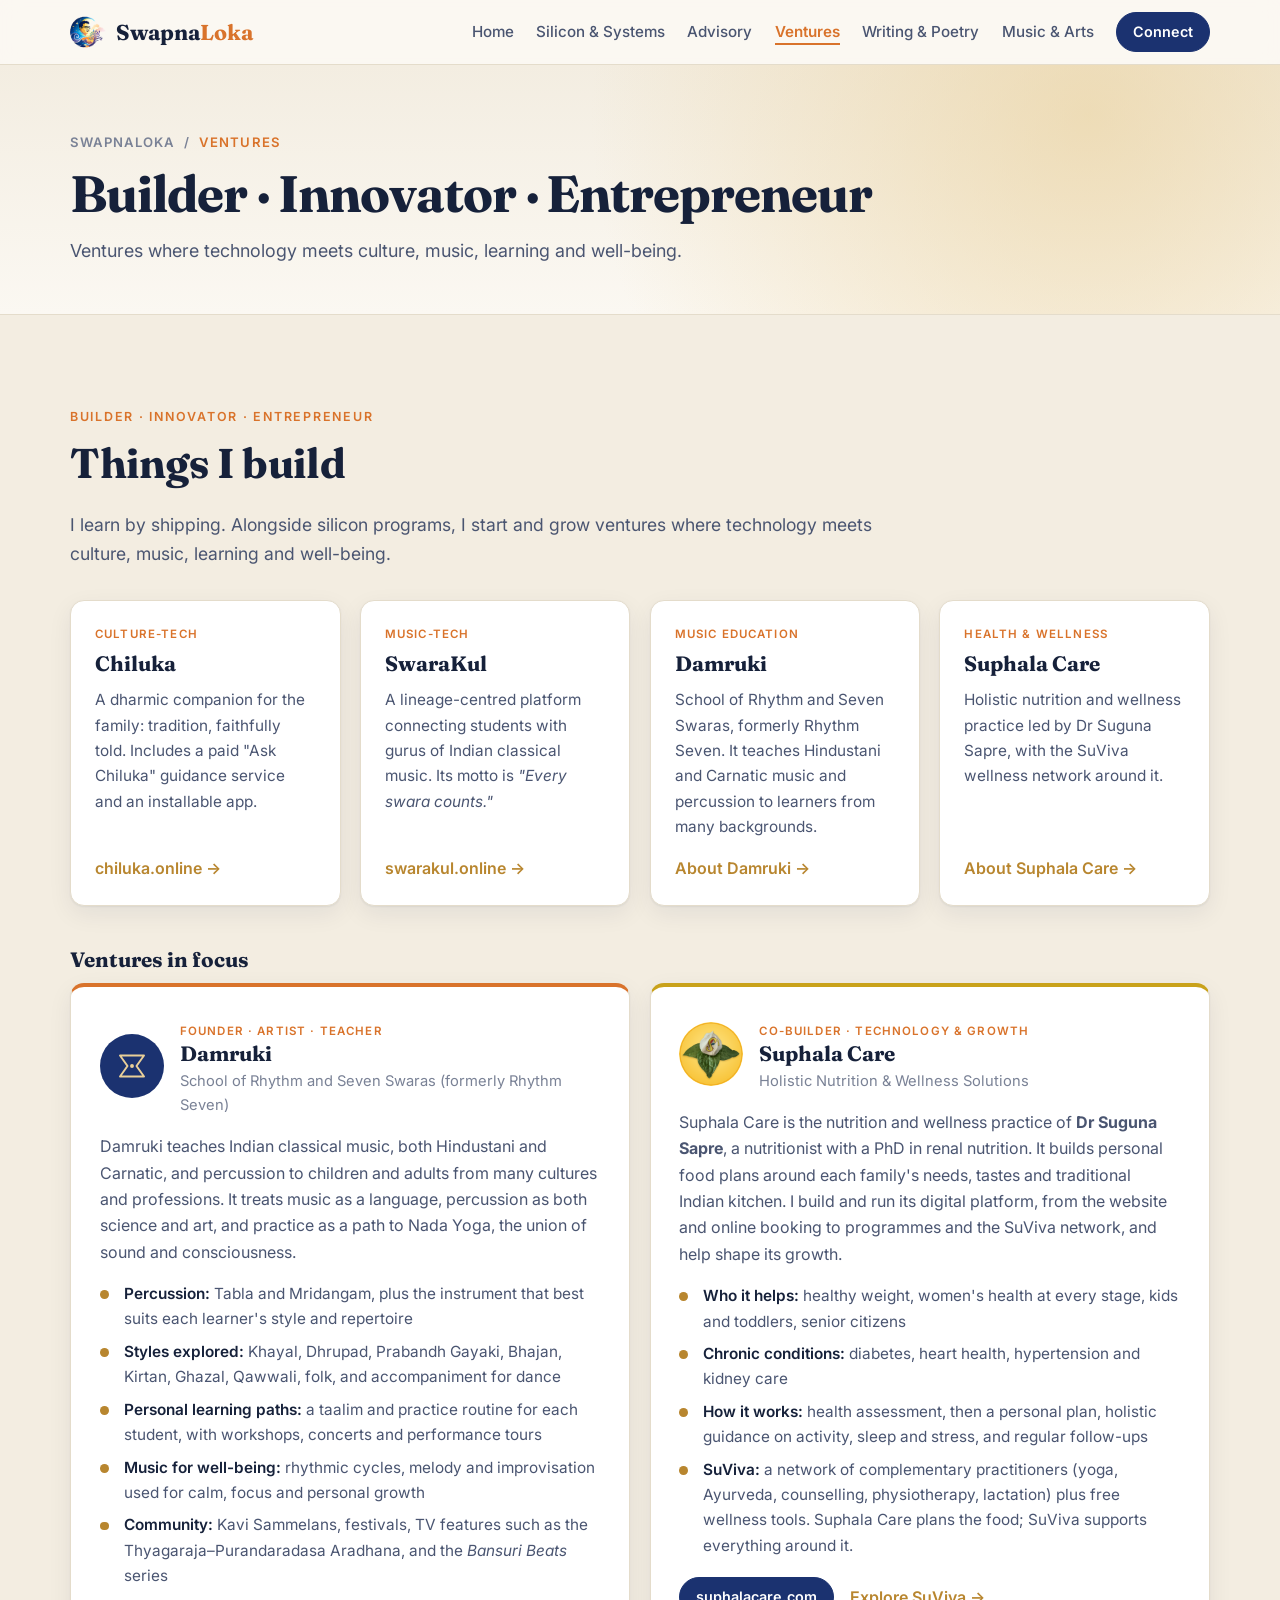
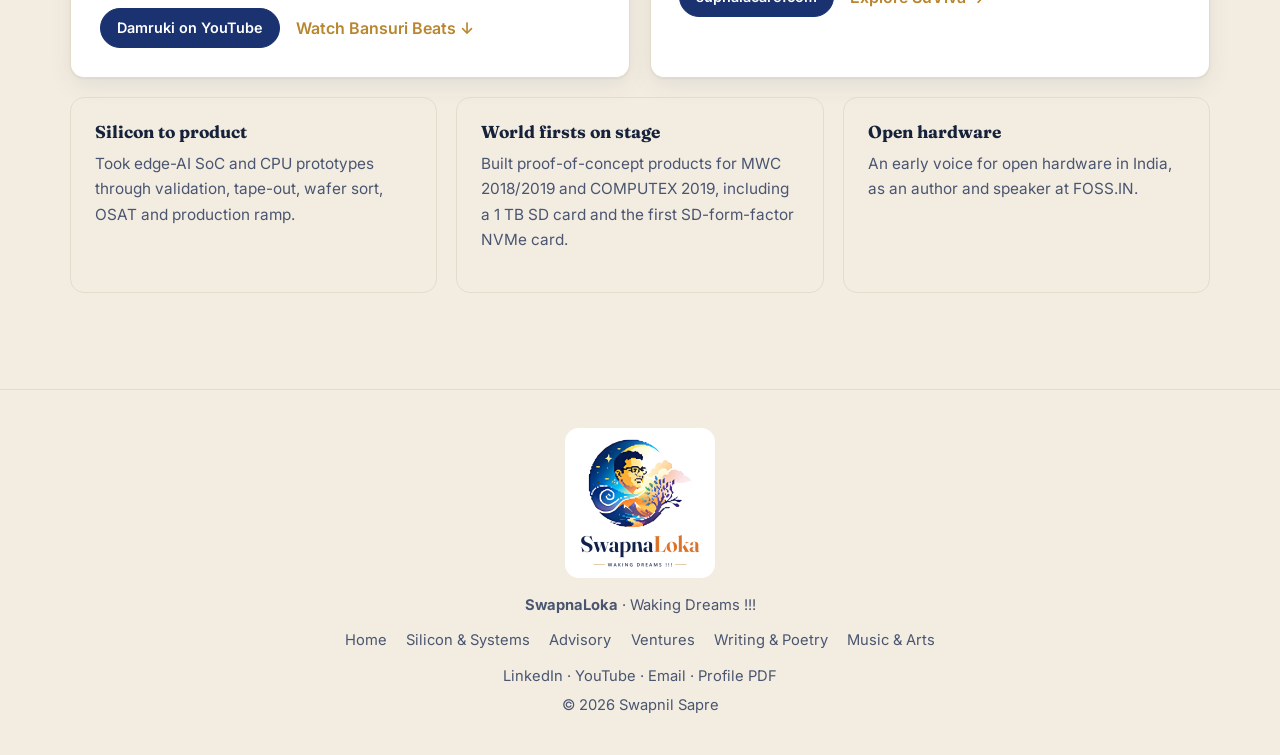
<file: ventures.html>
<!doctype html>
<html lang="en">
<head>
<meta charset="utf-8">
<meta name="viewport" content="width=device-width, initial-scale=1">
<title>Ventures · SwapnaLoka · Swapnil Sapre</title>
<meta name="description" content="Ventures built by Swapnil Sapre: Chiluka, SwaraKul, Damruki and Suphala Care, where technology meets culture, music and well-being.">
<meta property="og:title" content="Ventures · SwapnaLoka · Swapnil Sapre">
<meta property="og:description" content="Ventures built by Swapnil Sapre: Chiluka, SwaraKul, Damruki and Suphala Care, where technology meets culture, music and well-being.">
<meta property="og:image" content="https://swapnaloka.online/assets/img/share.jpg">
<meta property="og:url" content="https://swapnaloka.online/ventures.html">
<meta name="twitter:card" content="summary_large_image">
<meta property="og:type" content="profile">
<link rel="canonical" href="https://swapnaloka.online/ventures.html">
<link rel="icon" type="image/png" href="assets/img/favicon.png">
<link rel="apple-touch-icon" href="assets/img/swapnaloka_mark_512.png">
<link rel="preconnect" href="https://fonts.googleapis.com">
<link rel="preconnect" href="https://fonts.gstatic.com" crossorigin>
<link href="https://fonts.googleapis.com/css2?family=Fraunces:opsz,wght@9..144,400;9..144,600;9..144,700&family=Inter:wght@400;500;600&display=swap" rel="stylesheet">
<link rel="stylesheet" href="assets/css/style.css">
</head>
<body>

<header class="nav" id="top">
  <div class="wrap nav__in">
    <a class="brand" href="index.html" aria-label="SwapnaLoka home">
      <img src="assets/img/favicon.png" alt="" width="36" height="36">
      <span>Swapna<em>Loka</em></span>
    </a>
    <button class="nav__toggle" aria-label="Open menu" aria-expanded="false" aria-controls="menu">
      <span></span><span></span><span></span>
    </button>
    <nav id="menu" class="nav__menu">
      <a href="index.html">Home</a>
      <a href="silicon.html">Silicon &amp; Systems</a>
      <a href="advisory.html">Advisory</a>
      <a href="ventures.html" aria-current="page">Ventures</a>
      <a href="writing.html">Writing &amp; Poetry</a>
      <a href="music.html">Music &amp; Arts</a>
      <a href="index.html#contact" class="btn btn--sm">Connect</a>
    </nav>
  </div>
</header>

<main>

<section class="pagehead">
  <div class="wrap">
    <p class="pagehead__crumb"><a href="index.html">SwapnaLoka</a> <span aria-hidden="true">/</span> Ventures</p>
    <h1>Builder · Innovator · Entrepreneur</h1>
    <p class="pagehead__lead">Ventures where technology meets culture, music, learning and well-being.</p>
  </div>
</section>

<section id="build" class="section section--tint">
  <div class="wrap">
    <p class="eyebrow">Builder · Innovator · Entrepreneur</p>
    <h2>Things I build</h2>
    <p class="section__lead">I learn by shipping. Alongside silicon programs, I start and grow ventures where technology meets culture, music, learning and well-being.</p>
    <div class="cards cards--4">
      <article class="card">
        <span class="card__tag">Culture-tech</span>
        <h3>Chiluka</h3>
        <p>A dharmic companion for the family: tradition, faithfully told. Includes a paid "Ask Chiluka" guidance service and an installable app.</p>
        <a class="card__link" href="https://chiluka.online" target="_blank" rel="noopener">chiluka.online →</a>
      </article>
      <article class="card">
        <span class="card__tag">Music-tech</span>
        <h3>SwaraKul</h3>
        <p>A lineage-centred platform connecting students with gurus of Indian classical music. Its motto is <em>"Every swara counts."</em></p>
        <a class="card__link" href="https://swarakul.online" target="_blank" rel="noopener">swarakul.online →</a>
      </article>
      <article class="card">
        <span class="card__tag">Music education</span>
        <h3>Damruki</h3>
        <p>School of Rhythm and Seven Swaras, formerly Rhythm Seven. It teaches Hindustani and Carnatic music and percussion to learners from many backgrounds.</p>
        <a class="card__link" href="ventures.html#damruki">About Damruki →</a>
      </article>
      <article class="card">
        <span class="card__tag">Health &amp; wellness</span>
        <h3>Suphala Care</h3>
        <p>Holistic nutrition and wellness practice led by Dr Suguna Sapre, with the SuViva wellness network around it.</p>
        <a class="card__link" href="ventures.html#suphala">About Suphala Care →</a>
      </article>
    </div>

    <h3 class="sub">Ventures in focus</h3>
    <div class="focus">
      <article class="focus__item" id="damruki">
        <div class="focus__head">
          <span class="focus__mark focus__mark--drum" aria-hidden="true">
            <svg viewBox="0 0 48 48"><path d="M8 10h32l-10 14 10 14H8l10-14z" fill="none" stroke="currentColor" stroke-width="2.6" stroke-linejoin="round"/><circle cx="24" cy="24" r="2.6" fill="currentColor"/></svg>
          </span>
          <div>
            <span class="card__tag">Founder · Artist · Teacher</span>
            <h3>Damruki</h3>
            <p class="focus__sub">School of Rhythm and Seven Swaras (formerly Rhythm Seven)</p>
          </div>
        </div>
        <p>Damruki teaches Indian classical music, both Hindustani and Carnatic, and percussion to children and adults from many cultures and professions. It treats music as a language, percussion as both science and art, and practice as a path to Nada Yoga, the union of sound and consciousness.</p>
        <ul class="ticks">
          <li><b>Percussion:</b> Tabla and Mridangam, plus the instrument that best suits each learner's style and repertoire</li>
          <li><b>Styles explored:</b> Khayal, Dhrupad, Prabandh Gayaki, Bhajan, Kirtan, Ghazal, Qawwali, folk, and accompaniment for dance</li>
          <li><b>Personal learning paths:</b> a taalim and practice routine for each student, with workshops, concerts and performance tours</li>
          <li><b>Music for well-being:</b> rhythmic cycles, melody and improvisation used for calm, focus and personal growth</li>
          <li><b>Community:</b> Kavi Sammelans, festivals, TV features such as the Thyagaraja–Purandaradasa Aradhana, and the <em>Bansuri Beats</em> series</li>
        </ul>
        <div class="focus__links">
          <a class="btn btn--sm" href="https://www.youtube.com/channel/UCmxNMod3-gjRFG-OuT9vwgw" target="_blank" rel="noopener">Damruki on YouTube</a>
          <a href="music.html#music">Watch Bansuri Beats ↓</a>
        </div>
      </article>

      <article class="focus__item" id="suphala">
        <div class="focus__head">
          <img class="focus__mark" src="assets/img/suphala_logo.png" alt="Suphala Care logo" width="64" height="64">
          <div>
            <span class="card__tag">Co-builder · Technology &amp; growth</span>
            <h3>Suphala Care</h3>
            <p class="focus__sub">Holistic Nutrition &amp; Wellness Solutions</p>
          </div>
        </div>
        <p>Suphala Care is the nutrition and wellness practice of <strong>Dr Suguna Sapre</strong>, a nutritionist with a PhD in renal nutrition. It builds personal food plans around each family's needs, tastes and traditional Indian kitchen. I build and run its digital platform, from the website and online booking to programmes and the SuViva network, and help shape its growth.</p>
        <ul class="ticks">
          <li><b>Who it helps:</b> healthy weight, women's health at every stage, kids and toddlers, senior citizens</li>
          <li><b>Chronic conditions:</b> diabetes, heart health, hypertension and kidney care</li>
          <li><b>How it works:</b> health assessment, then a personal plan, holistic guidance on activity, sleep and stress, and regular follow-ups</li>
          <li><b>SuViva:</b> a network of complementary practitioners (yoga, Ayurveda, counselling, physiotherapy, lactation) plus free wellness tools. Suphala Care plans the food; SuViva supports everything around it.</li>
        </ul>
        <div class="focus__links">
          <a class="btn btn--sm" href="https://suphalacare.com" target="_blank" rel="noopener">suphalacare.com</a>
          <a href="https://suphalacare.com/suviva/" target="_blank" rel="noopener">Explore SuViva →</a>
        </div>
      </article>
    </div>
    <div class="cards cards--3 cards--quiet">
      <div class="card">
        <h4>Silicon to product</h4>
        <p>Took edge-AI SoC and CPU prototypes through validation, tape-out, wafer sort, OSAT and production ramp.</p>
      </div>
      <div class="card">
        <h4>World firsts on stage</h4>
        <p>Built proof-of-concept products for MWC 2018/2019 and COMPUTEX 2019, including a 1 TB SD card and the first SD-form-factor NVMe card.</p>
      </div>
      <div class="card">
        <h4>Open hardware</h4>
        <p>An early voice for open hardware in India, as an author and speaker at FOSS.IN.</p>
      </div>
    </div>
  </div>
</section>

</main>

<footer class="foot">
  <div class="wrap foot__in">
    <img src="assets/img/swapnaloka_logo_600.png" alt="SwapnaLoka logo: Waking Dreams" width="150" height="150" loading="lazy">
    <p><b>SwapnaLoka</b> · Waking Dreams !!!</p>
    <nav class="foot__links" aria-label="Footer">
      <a href="index.html">Home</a><a href="silicon.html">Silicon &amp; Systems</a><a href="advisory.html">Advisory</a>
      <a href="ventures.html">Ventures</a><a href="writing.html">Writing &amp; Poetry</a><a href="music.html">Music &amp; Arts</a>
    </nav>
    <p class="foot__social">
      <a href="https://www.linkedin.com/in/swapnils29/" target="_blank" rel="noopener">LinkedIn</a> ·
      <a href="https://www.youtube.com/channel/UCmxNMod3-gjRFG-OuT9vwgw" target="_blank" rel="noopener">YouTube</a> ·
      <a href="mailto:sapreswapnil@yahoo.co.in">Email</a> ·
      <a href="docs/SwapnaLoka_Profile_Swapnil_Sapre.pdf" download>Profile PDF</a>
    </p>
    <p class="muted">© <span id="yr">2026</span> Swapnil Sapre</p>
  </div>
</footer>

<script src="assets/js/main.js" defer></script>
</body>
</html>
</file>
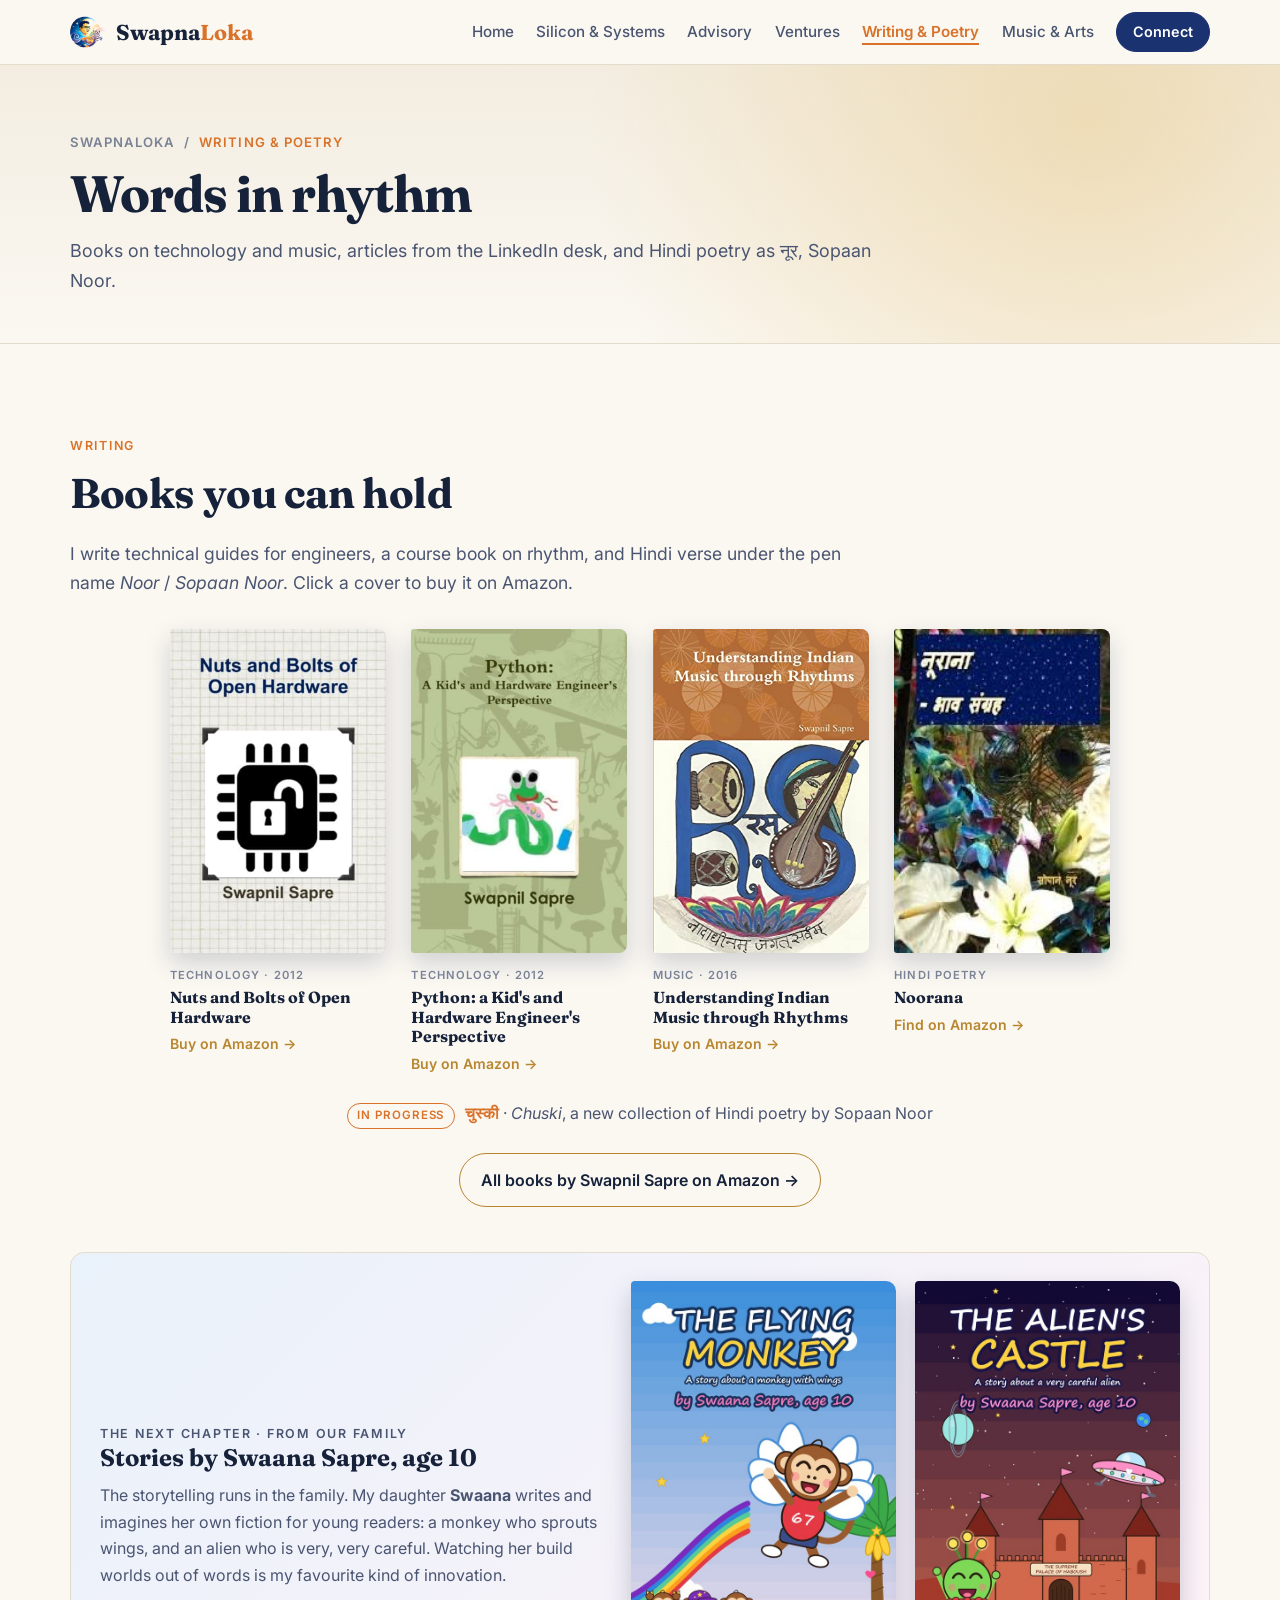
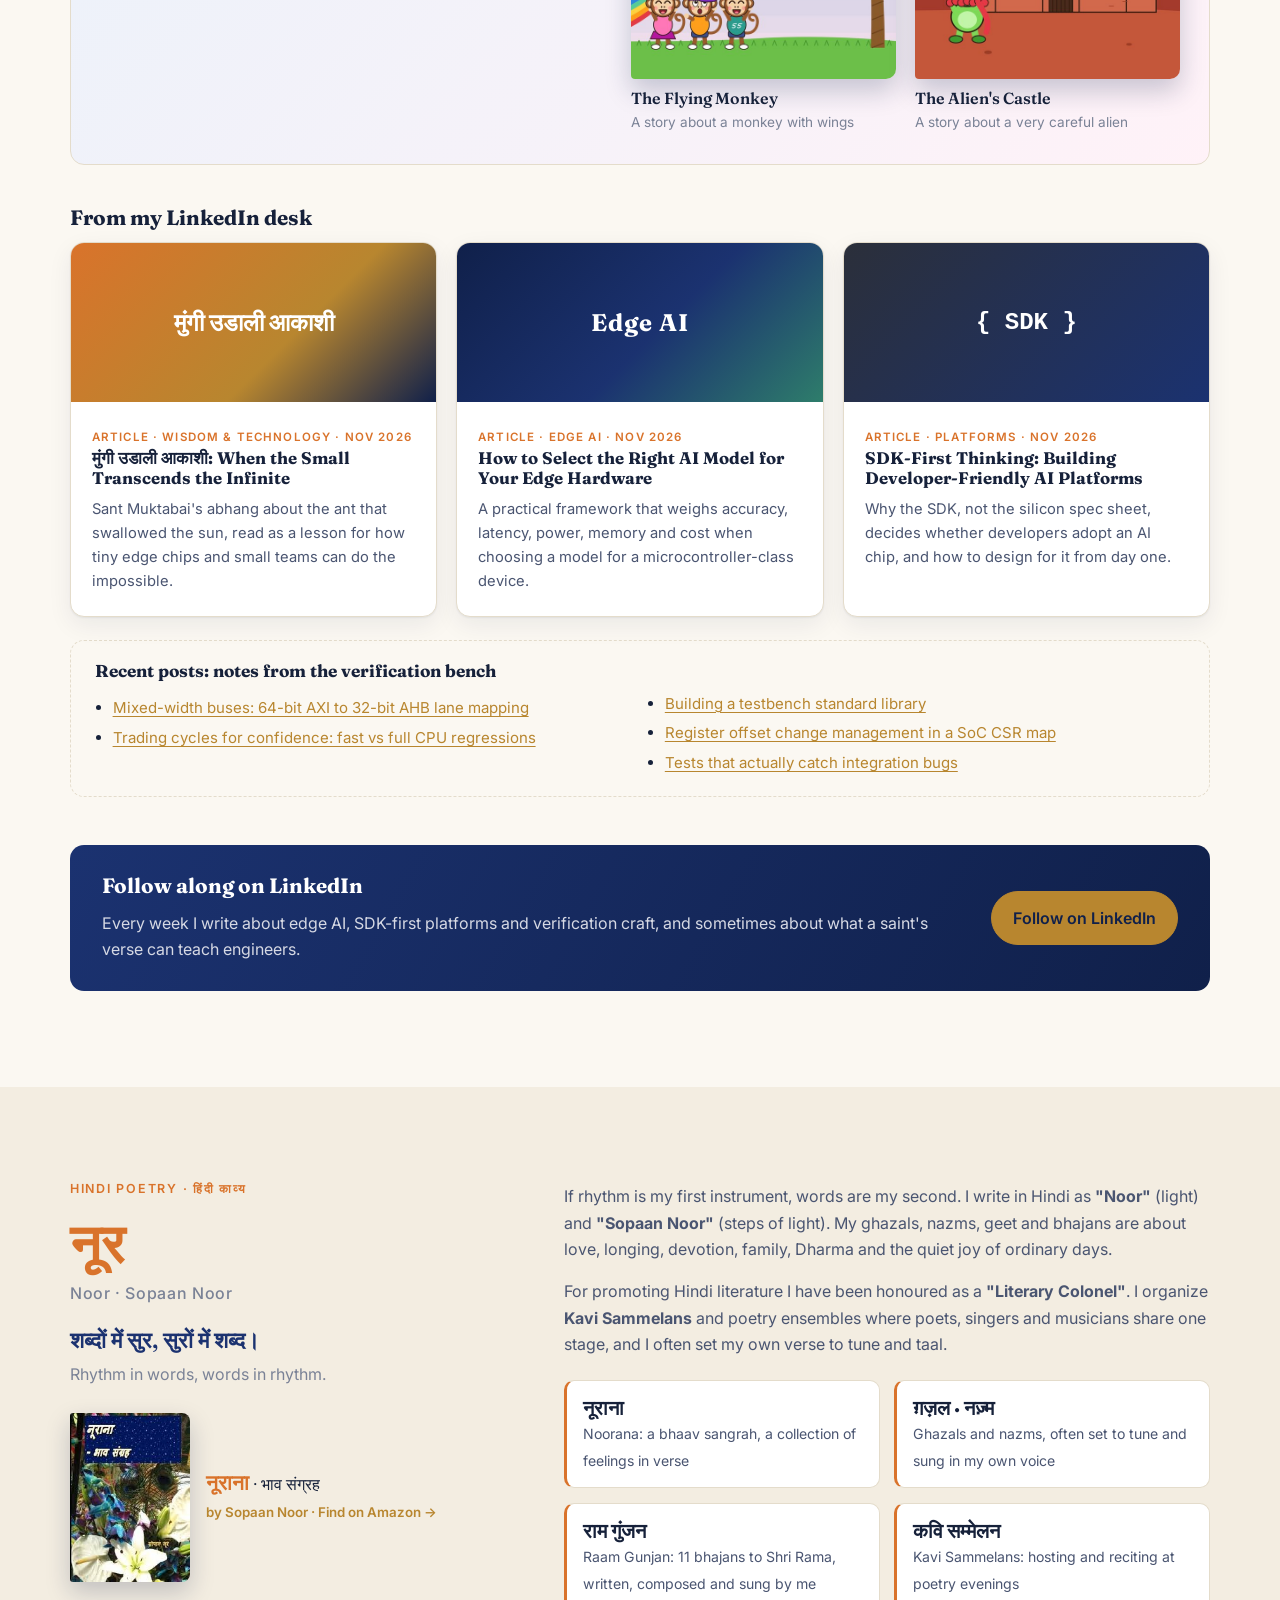
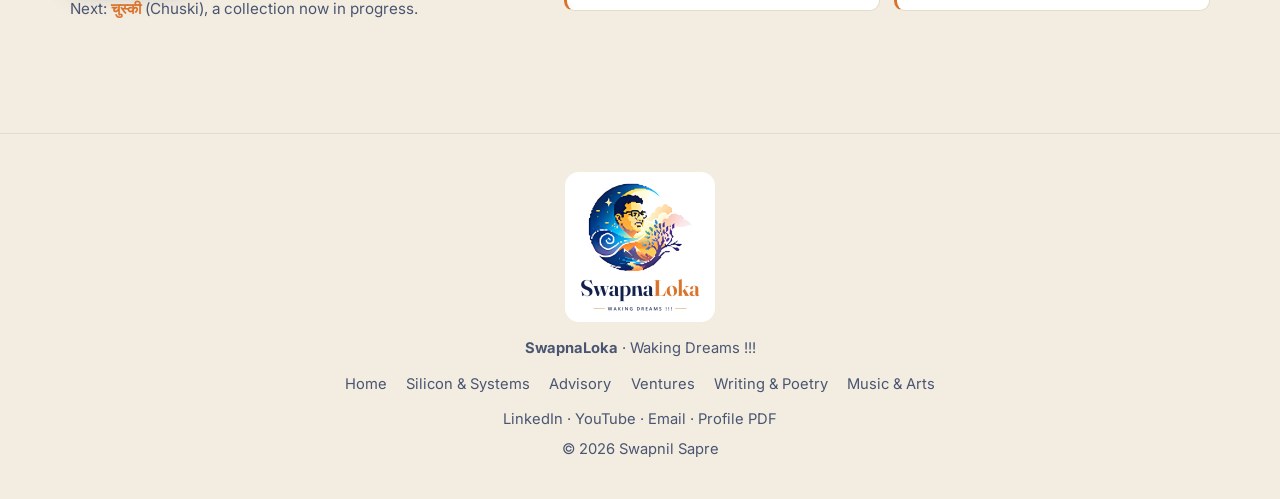
<file: writing.html>
<!doctype html>
<html lang="en">
<head>
<meta charset="utf-8">
<meta name="viewport" content="width=device-width, initial-scale=1">
<title>Writing & poetry · SwapnaLoka · Swapnil Sapre</title>
<meta name="description" content="Books by Swapnil Sapre on open hardware, Python and Indian rhythm, LinkedIn articles, and Hindi poetry as Noor / Sopaan Noor.">
<meta property="og:title" content="Writing & poetry · SwapnaLoka · Swapnil Sapre">
<meta property="og:description" content="Books by Swapnil Sapre on open hardware, Python and Indian rhythm, LinkedIn articles, and Hindi poetry as Noor / Sopaan Noor.">
<meta property="og:image" content="https://swapnaloka.online/assets/img/share.jpg">
<meta property="og:url" content="https://swapnaloka.online/writing.html">
<meta name="twitter:card" content="summary_large_image">
<meta property="og:type" content="profile">
<link rel="canonical" href="https://swapnaloka.online/writing.html">
<link rel="icon" type="image/png" href="assets/img/favicon.png">
<link rel="apple-touch-icon" href="assets/img/swapnaloka_mark_512.png">
<link rel="preconnect" href="https://fonts.googleapis.com">
<link rel="preconnect" href="https://fonts.gstatic.com" crossorigin>
<link href="https://fonts.googleapis.com/css2?family=Fraunces:opsz,wght@9..144,400;9..144,600;9..144,700&family=Inter:wght@400;500;600&display=swap" rel="stylesheet">
<link rel="stylesheet" href="assets/css/style.css">
</head>
<body>

<header class="nav" id="top">
  <div class="wrap nav__in">
    <a class="brand" href="index.html" aria-label="SwapnaLoka home">
      <img src="assets/img/favicon.png" alt="" width="36" height="36">
      <span>Swapna<em>Loka</em></span>
    </a>
    <button class="nav__toggle" aria-label="Open menu" aria-expanded="false" aria-controls="menu">
      <span></span><span></span><span></span>
    </button>
    <nav id="menu" class="nav__menu">
      <a href="index.html">Home</a>
      <a href="silicon.html">Silicon &amp; Systems</a>
      <a href="advisory.html">Advisory</a>
      <a href="ventures.html">Ventures</a>
      <a href="writing.html" aria-current="page">Writing &amp; Poetry</a>
      <a href="music.html">Music &amp; Arts</a>
      <a href="index.html#contact" class="btn btn--sm">Connect</a>
    </nav>
  </div>
</header>

<main>

<section class="pagehead">
  <div class="wrap">
    <p class="pagehead__crumb"><a href="index.html">SwapnaLoka</a> <span aria-hidden="true">/</span> Writing &amp; Poetry</p>
    <h1>Words in rhythm</h1>
    <p class="pagehead__lead">Books on technology and music, articles from the LinkedIn desk, and Hindi poetry as <span lang="hi">नूर</span>, Sopaan Noor.</p>
  </div>
</section>

<section id="writing" class="section">
  <div class="wrap">
    <p class="eyebrow">Writing</p>
    <h2>Books you can hold</h2>
    <p class="section__lead">I write technical guides for engineers, a course book on rhythm, and Hindi verse under the pen name <em>Noor</em> / <em>Sopaan Noor</em>. Click a cover to buy it on Amazon.</p>
    <div class="shelf">
      <a class="cover" href="https://www.amazon.in/dp/1300339861" target="_blank" rel="noopener">
        <img src="assets/img/books/open_hardware.jpg" alt="Cover: Nuts and Bolts of Open Hardware" width="352" height="500" loading="lazy">
        <span class="cover__kind">Technology · 2012</span>
        <h4>Nuts and Bolts of Open Hardware</h4>
        <span class="cover__buy">Buy on Amazon →</span>
      </a>
      <a class="cover" href="https://www.amazon.in/dp/1300339403" target="_blank" rel="noopener">
        <img src="assets/img/books/python.jpg" alt="Cover: Python, a Kid's and Hardware Engineer's Perspective" width="352" height="500" loading="lazy">
        <span class="cover__kind">Technology · 2012</span>
        <h4>Python: a Kid's and Hardware Engineer's Perspective</h4>
        <span class="cover__buy">Buy on Amazon →</span>
      </a>
      <a class="cover" href="https://www.amazon.in/dp/1365588254" target="_blank" rel="noopener">
        <img src="assets/img/books/indian_music_rhythms.jpg" alt="Cover: Understanding Indian Music through Rhythms" width="333" height="500" loading="lazy">
        <span class="cover__kind">Music · 2016</span>
        <h4>Understanding Indian Music through Rhythms</h4>
        <span class="cover__buy">Buy on Amazon →</span>
      </a>
      <a class="cover" href="https://www.amazon.in/s?i=stripbooks&amp;rh=p_27%3ASwapnil%2BSapre" target="_blank" rel="noopener">
        <img src="assets/img/books/noorana.jpg" alt="Cover: नूराना, भाव संग्रह, by Sopaan Noor" width="189" height="267" loading="lazy">
        <span class="cover__kind">Hindi poetry</span>
        <h4>Noorana</h4>
        <span class="cover__buy">Find on Amazon →</span>
      </a>
    </div>
    <p class="shelf__next"><span>In progress</span> <b lang="hi">चुस्की</b> · <em>Chuski</em>, a new collection of Hindi poetry by Sopaan Noor</p>
    <p class="center"><a class="btn btn--ghost" href="https://www.amazon.in/s?i=stripbooks&amp;rh=p_27%3ASwapnil%2BSapre&amp;ref=dp_byline_sr_book_1" target="_blank" rel="noopener">All books by Swapnil Sapre on Amazon →</a></p>

    <div class="nextgen">
      <div class="nextgen__text">
        <p class="eyebrow">The next chapter · from our family</p>
        <h3>Stories by Swaana Sapre, age 10</h3>
        <p>The storytelling runs in the family. My daughter <strong>Swaana</strong> writes and imagines her own fiction for young readers: a monkey who sprouts wings, and an alien who is very, very careful. Watching her build worlds out of words is my favourite kind of innovation.</p>
      </div>
      <div class="nextgen__books">
        <figure class="kidbook">
          <img src="assets/img/books/flying_monkey.jpg" alt="Cover: The Flying Monkey, a story about a monkey with wings, by Swaana Sapre, age 10" width="600" height="900" loading="lazy">
          <figcaption><b>The Flying Monkey</b><span>A story about a monkey with wings</span></figcaption>
        </figure>
        <figure class="kidbook">
          <img src="assets/img/books/aliens_castle.jpg" alt="Cover: The Alien's Castle, a story about a very careful alien, by Swaana Sapre, age 10" width="600" height="900" loading="lazy">
          <figcaption><b>The Alien's Castle</b><span>A story about a very careful alien</span></figcaption>
        </figure>
      </div>
    </div>

    <h3 class="sub">From my LinkedIn desk</h3>
    <div class="articles">
      <a class="article" href="https://www.linkedin.com/pulse/%E0%A4%AE%E0%A4%97-%E0%A4%89%E0%A4%A1%E0%A4%B2-%E0%A4%86%E0%A4%95%E0%A4%B6-when-small-transcends-infinite-swapnil-sapre-qerzc" target="_blank" rel="noopener">
        <span class="article__art article__art--dharma" aria-hidden="true"><span lang="mr">मुंगी उडाली आकाशी</span></span>
        <div class="article__body">
          <span class="card__tag">Article · Wisdom &amp; technology · Nov 2026</span>
          <h4><span lang="mr">मुंगी उडाली आकाशी</span>: When the Small Transcends the Infinite</h4>
          <p>Sant Muktabai's abhang about the ant that swallowed the sun, read as a lesson for how tiny edge chips and small teams can do the impossible.</p>
        </div>
      </a>
      <a class="article" href="https://www.linkedin.com/pulse/how-select-right-ai-model-your-edge-hardware-swapnil-sapre-kclqc" target="_blank" rel="noopener">
        <span class="article__art article__art--ai" aria-hidden="true"><span>Edge&nbsp;AI</span></span>
        <div class="article__body">
          <span class="card__tag">Article · Edge AI · Nov 2026</span>
          <h4>How to Select the Right AI Model for Your Edge Hardware</h4>
          <p>A practical framework that weighs accuracy, latency, power, memory and cost when choosing a model for a microcontroller-class device.</p>
        </div>
      </a>
      <a class="article" href="https://www.linkedin.com/pulse/sdk-first-thinking-building-developer-friendly-ai-platforms-sapre-rt2mc" target="_blank" rel="noopener">
        <span class="article__art article__art--sdk" aria-hidden="true"><span>{ SDK }</span></span>
        <div class="article__body">
          <span class="card__tag">Article · Platforms · Nov 2026</span>
          <h4>SDK-First Thinking: Building Developer-Friendly AI Platforms</h4>
          <p>Why the SDK, not the silicon spec sheet, decides whether developers adopt an AI chip, and how to design for it from day one.</p>
        </div>
      </a>
    </div>

    <div class="posts">
      <h4>Recent posts: notes from the verification bench</h4>
      <ul>
        <li><a href="https://www.linkedin.com/posts/swapnils29_mixed-width-buses-activity-7529955596666667008-KKdB" target="_blank" rel="noopener">Mixed-width buses: 64-bit AXI to 32-bit AHB lane mapping</a></li>
        <li><a href="https://www.linkedin.com/posts/swapnils29_trading-cycle-for-confidence-activity-7529218427958296576-vjc6" target="_blank" rel="noopener">Trading cycles for confidence: fast vs full CPU regressions</a></li>
        <li><a href="https://www.linkedin.com/posts/swapnils29_building-a-testbench-standard-library-activity-7529017080029941760-FX2_" target="_blank" rel="noopener">Building a testbench standard library</a></li>
        <li><a href="https://www.linkedin.com/posts/swapnils29_register-offset-change-management-activity-7528506100346888192-Mo20" target="_blank" rel="noopener">Register offset change management in a SoC CSR map</a></li>
        <li><a href="https://www.linkedin.com/posts/swapnils29_tests-that-actually-catch-integration-bugs-activity-7527781243174670336-4UKP" target="_blank" rel="noopener">Tests that actually catch integration bugs</a></li>
      </ul>
    </div>

    <div class="newsletter">
      <div>
        <h3>Follow along on LinkedIn</h3>
        <p>Every week I write about edge AI, SDK-first platforms and verification craft, and sometimes about what a saint's verse can teach engineers.</p>
      </div>
      <a class="btn" href="https://www.linkedin.com/in/swapnils29/" target="_blank" rel="noopener">Follow on LinkedIn</a>
    </div>
  </div>
</section>

<section id="poetry" class="section section--tint poetry">
  <div class="wrap grid-2">
    <div>
      <p class="eyebrow">Hindi poetry · <span lang="hi">हिंदी काव्य</span></p>
      <h2><span lang="hi" class="deva">नूर</span> <small>Noor · Sopaan Noor</small></h2>
      <p class="poetry__tag" lang="hi">शब्दों में सुर, सुरों में शब्द।</p>
      <p class="muted">Rhythm in words, words in rhythm.</p>
      <a class="poetry__book" href="https://www.amazon.in/s?i=stripbooks&amp;rh=p_27%3ASwapnil%2BSapre" target="_blank" rel="noopener">
        <img src="assets/img/books/noorana.jpg" alt="Cover: नूराना, भाव संग्रह, by Sopaan Noor" width="189" height="267" loading="lazy">
        <span><b lang="hi">नूराना</b> · भाव संग्रह<br><small>by Sopaan Noor · Find on Amazon →</small></span>
      </a>
      <p class="poetry__next">Next: <b lang="hi">चुस्की</b> (Chuski), a collection now in progress.</p>
    </div>
    <div class="prose">
      <p>If rhythm is my first instrument, words are my second. I write in Hindi as <strong>"Noor"</strong> (light) and <strong>"Sopaan Noor"</strong> (steps of light). My ghazals, nazms, geet and bhajans are about love, longing, devotion, family, Dharma and the quiet joy of ordinary days.</p>
      <p>For promoting Hindi literature I have been honoured as a <strong>"Literary Colonel"</strong>. I organize <strong>Kavi Sammelans</strong> and poetry ensembles where poets, singers and musicians share one stage, and I often set my own verse to tune and taal.</p>
      <div class="poetry__grid">
        <div><b lang="hi">नूराना</b><span>Noorana: a bhaav sangrah, a collection of feelings in verse</span></div>
        <div><b lang="hi">ग़ज़ल · नज़्म</b><span>Ghazals and nazms, often set to tune and sung in my own voice</span></div>
        <div><b lang="hi">राम गुंजन</b><span>Raam Gunjan: 11 bhajans to Shri Rama, written, composed and sung by me</span></div>
        <div><b lang="hi">कवि सम्मेलन</b><span>Kavi Sammelans: hosting and reciting at poetry evenings</span></div>
      </div>
    </div>
  </div>
</section>

</main>

<footer class="foot">
  <div class="wrap foot__in">
    <img src="assets/img/swapnaloka_logo_600.png" alt="SwapnaLoka logo: Waking Dreams" width="150" height="150" loading="lazy">
    <p><b>SwapnaLoka</b> · Waking Dreams !!!</p>
    <nav class="foot__links" aria-label="Footer">
      <a href="index.html">Home</a><a href="silicon.html">Silicon &amp; Systems</a><a href="advisory.html">Advisory</a>
      <a href="ventures.html">Ventures</a><a href="writing.html">Writing &amp; Poetry</a><a href="music.html">Music &amp; Arts</a>
    </nav>
    <p class="foot__social">
      <a href="https://www.linkedin.com/in/swapnils29/" target="_blank" rel="noopener">LinkedIn</a> ·
      <a href="https://www.youtube.com/channel/UCmxNMod3-gjRFG-OuT9vwgw" target="_blank" rel="noopener">YouTube</a> ·
      <a href="mailto:sapreswapnil@yahoo.co.in">Email</a> ·
      <a href="docs/SwapnaLoka_Profile_Swapnil_Sapre.pdf" download>Profile PDF</a>
    </p>
    <p class="muted">© <span id="yr">2026</span> Swapnil Sapre</p>
  </div>
</footer>

<script src="assets/js/main.js" defer></script>
</body>
</html>
</file>
<file: assets/css/style.css>
/* SwapnaLoka — palette drawn from the logo: night navy, gold, saffron, cream */
:root {
  --bg: #fbf8f2;
  --bg-tint: #f3ede1;
  --surface: #ffffff;
  --ink: #16213a;
  --ink-soft: #4a5571;
  --muted: #7a8296;
  --line: #e4dccb;
  --navy: #10204a;
  --navy-2: #1b3270;
  --gold: #b8862f;
  --gold-soft: #e9cf98;
  --saffron: #d9732b;
  --on-dark: #f4efe4;
  --shadow: 0 1px 2px rgba(16,32,74,.06), 0 8px 24px rgba(16,32,74,.07);
  --radius: 14px;
  --serif: "Fraunces", Georgia, "Times New Roman", serif;
  --sans: "Inter", system-ui, -apple-system, "Segoe UI", Roboto, sans-serif;
}
@media (prefers-color-scheme: dark) {
  :root:not([data-theme="light"]) {
    --bg: #0c1326; --bg-tint: #111a33; --surface: #15203d;
    --ink: #ece6d8; --ink-soft: #c2c6d3; --muted: #8d94a8; --line: #26325a;
    --navy: #060b1a; --navy-2: #1b3270; --gold: #d9ab55; --gold-soft: #7a5d26;
    --saffron: #ee8a43;
    --shadow: 0 1px 2px rgba(0,0,0,.3), 0 8px 24px rgba(0,0,0,.25);
  }
}
:root[data-theme="dark"] {
  --bg: #0c1326; --bg-tint: #111a33; --surface: #15203d;
  --ink: #ece6d8; --ink-soft: #c2c6d3; --muted: #8d94a8; --line: #26325a;
  --navy: #060b1a; --navy-2: #1b3270; --gold: #d9ab55; --gold-soft: #7a5d26;
  --saffron: #ee8a43;
  --shadow: 0 1px 2px rgba(0,0,0,.3), 0 8px 24px rgba(0,0,0,.25);
}

*, *::before, *::after { box-sizing: border-box; }
html { scroll-behavior: smooth; scroll-padding-top: 76px; }
body {
  margin: 0; background: var(--bg); color: var(--ink);
  font: 16px/1.65 var(--sans); -webkit-font-smoothing: antialiased;
}
img { max-width: 100%; height: auto; display: block; }
.hero__in > *, .grid-2 > *, .cards > *, .books > * { min-width: 0; }
a { color: var(--gold); text-decoration-thickness: 1px; text-underline-offset: 3px; }
a:hover { color: var(--saffron); }
h1, h2, h3, h4 { font-family: var(--serif); line-height: 1.2; margin: 0 0 .5em; color: var(--ink); }
h1 { font-size: clamp(2.6rem, 6vw, 4.4rem); letter-spacing: -.02em; }
h2 { font-size: clamp(1.8rem, 3.6vw, 2.6rem); letter-spacing: -.01em; }
h3 { font-size: 1.3rem; }
h4 { font-size: 1.08rem; }
p { margin: 0 0 1em; }
.wrap { width: min(1140px, 100% - 32px); margin-inline: auto; }
.muted { color: var(--muted); }
.center { text-align: center; margin-top: 1.5rem; }
.eyebrow {
  font: 600 .78rem/1 var(--sans); letter-spacing: .14em; text-transform: uppercase;
  color: var(--saffron); margin-bottom: 1rem;
}

/* buttons */
.btn {
  display: inline-flex; align-items: center; gap: .5rem;
  padding: .8rem 1.3rem; border-radius: 999px; border: 1.5px solid var(--navy-2);
  background: var(--navy-2); color: #fff; font-weight: 600; text-decoration: none;
  transition: transform .15s, background .15s;
}
.btn:hover { color: #fff; background: var(--saffron); border-color: var(--saffron); transform: translateY(-1px); }
.btn--ghost { background: transparent; color: var(--ink); border-color: var(--gold); }
.btn--ghost:hover { background: var(--gold); border-color: var(--gold); }
.btn--light { background: var(--gold); border-color: var(--gold); color: #10204a; }
.btn--sm { padding: .45rem 1rem; font-size: .9rem; }

/* nav */
.nav {
  position: sticky; top: 0; z-index: 50;
  background: color-mix(in srgb, var(--bg) 88%, transparent);
  backdrop-filter: saturate(1.4) blur(10px); border-bottom: 1px solid var(--line);
}
.nav__in { display: flex; align-items: center; justify-content: space-between; height: 64px; }
.brand { display: flex; align-items: center; gap: .6rem; text-decoration: none; color: var(--ink); font: 700 1.35rem var(--serif); }
.brand img { border-radius: 50%; }
.brand em { font-style: normal; color: var(--saffron); }
.nav__menu { display: flex; align-items: center; gap: 1.4rem; }
.nav__menu a:not(.btn) { color: var(--ink-soft); text-decoration: none; font-weight: 500; font-size: .95rem; }
.nav__menu a:not(.btn):hover { color: var(--saffron); }
.nav__toggle { display: none; background: none; border: 0; padding: 8px; cursor: pointer; }
.nav__toggle span { display: block; width: 22px; height: 2px; margin: 5px 0; background: var(--ink); border-radius: 2px; }

/* hero */
.hero {
  padding: clamp(3rem, 7vw, 6rem) 0 3rem;
  background:
    radial-gradient(900px 400px at 85% 0%, color-mix(in srgb, var(--gold-soft) 45%, transparent), transparent 70%),
    radial-gradient(700px 400px at 0% 100%, color-mix(in srgb, var(--navy-2) 10%, transparent), transparent 70%);
}
.hero__in { display: grid; grid-template-columns: 1.3fr 1fr; gap: clamp(2rem, 5vw, 4rem); align-items: center; }
.hero__lead { font: 600 1.25rem var(--serif); color: var(--gold); margin-bottom: .6rem; }
.hero__sub { font-size: 1.12rem; color: var(--ink-soft); max-width: 38em; }
.hero__cta { display: flex; flex-wrap: wrap; gap: .8rem; margin: 1.6rem 0; }
.hero__photo { margin: 0; position: relative; justify-self: center; width: min(400px, 100%); }
.hero__photo::before {
  content: ""; position: absolute; inset: -14px; border-radius: 50%;
  background: conic-gradient(from 200deg, var(--gold), var(--saffron), var(--navy-2), var(--gold));
  opacity: .9;
}
.hero__photo img { position: relative; border-radius: 50%; border: 6px solid var(--bg); aspect-ratio: 1; object-fit: cover; }
.chips { list-style: none; padding: 0; margin: 0; display: flex; flex-wrap: wrap; gap: .45rem; }
.chips li {
  font-size: .82rem; padding: .3rem .75rem; border-radius: 999px;
  background: var(--surface); border: 1px solid var(--line); color: var(--ink-soft);
}
.chips--dark li { background: rgba(255,255,255,.06); border-color: rgba(255,255,255,.18); color: var(--on-dark); }

.stats {
  margin-top: clamp(2.5rem, 5vw, 4rem); display: grid; grid-template-columns: repeat(4, 1fr);
  background: var(--surface); border: 1px solid var(--line); border-radius: var(--radius); box-shadow: var(--shadow);
}
.stats div { padding: 1.4rem 1.2rem; border-right: 1px solid var(--line); }
.stats div:last-child { border-right: 0; }
.stats b { display: block; font: 700 1.9rem var(--serif); color: var(--navy-2); }
:root[data-theme="dark"] .stats b { color: var(--gold); }
@media (prefers-color-scheme: dark) { :root:not([data-theme="light"]) .stats b { color: var(--gold); } }
.stats span { font-size: .88rem; color: var(--muted); }

/* sections */
.section { padding: clamp(3.5rem, 8vw, 6rem) 0; }
.section--tint { background: var(--bg-tint); }
.section--dark { background: var(--navy); color: var(--on-dark); }
.section--dark h2, .section--dark h3 { color: #fff; }
.section--dark .prose { color: #d6d9e4; }
.section--dark a:not(.btn) { color: var(--gold-soft); }
.section__lead { font-size: 1.1rem; color: var(--ink-soft); max-width: 46em; margin-bottom: 2rem; }
.grid-2 { display: grid; grid-template-columns: 1fr 1.5fr; gap: clamp(2rem, 5vw, 4rem); }
.prose p { color: var(--ink-soft); }
.section--dark .prose p { color: #d6d9e4; }
blockquote {
  margin: 1.6rem 0 0; padding: 1rem 1.4rem; border-left: 3px solid var(--gold);
  font: italic 500 1.15rem/1.5 var(--serif); color: var(--ink); background: var(--bg-tint); border-radius: 0 10px 10px 0;
}
.sub { margin-top: 2.6rem; }

/* cards */
.cards { display: grid; gap: 1.2rem; }
.cards--3 { grid-template-columns: repeat(3, 1fr); }
.cards--2 { grid-template-columns: repeat(2, 1fr); }
.cards--quiet { margin-top: 1.2rem; }
.card {
  background: var(--surface); border: 1px solid var(--line); border-radius: var(--radius);
  padding: 1.5rem; box-shadow: var(--shadow); display: flex; flex-direction: column;
}
.card p { color: var(--ink-soft); font-size: .96rem; }
.cards--quiet .card { box-shadow: none; background: transparent; }
.card__tag { font-size: .72rem; font-weight: 600; letter-spacing: .1em; text-transform: uppercase; color: var(--saffron); margin-bottom: .5rem; }
.card__link { margin-top: auto; font-weight: 600; text-decoration: none; }
.card--line { border-top: 3px solid var(--gold); }
.ticks { list-style: none; padding: 0; margin: 0; }
.ticks li { position: relative; padding-left: 1.5rem; margin: .45rem 0; color: var(--ink-soft); font-size: .96rem; }
.ticks li::before { content: ""; position: absolute; left: 0; top: .6em; width: .55rem; height: .55rem; border-radius: 50%; background: var(--gold); }

.skills { list-style: none; padding: 0; margin: 0; display: grid; grid-template-columns: repeat(3, 1fr); gap: .6rem 1.2rem; }
.skills li { padding: .7rem 1rem; border: 1px solid var(--line); border-radius: 10px; background: var(--surface); font-size: .93rem; }

/* timeline */
.timeline { list-style: none; padding: 0; margin: 1rem 0 0; position: relative; }
.timeline::before { content: ""; position: absolute; left: 132px; top: 6px; bottom: 6px; width: 2px; background: var(--line); }
.timeline li { display: grid; grid-template-columns: 120px 1fr; gap: 2.4rem; padding: .9rem 0; position: relative; }
.timeline li::after {
  content: ""; position: absolute; left: 127px; top: 1.3rem; width: 12px; height: 12px; border-radius: 50%;
  background: var(--bg-tint); border: 2px solid var(--gold);
}
.timeline li:first-child::after, .timeline li:nth-child(2)::after { background: var(--saffron); border-color: var(--saffron); }
.tl__when { font: 600 .9rem var(--sans); color: var(--muted); padding-top: .15rem; text-align: right; }
.timeline h4 { margin-bottom: .25rem; }
.timeline h4 small { font: 500 .9rem var(--sans); color: var(--gold); }
.timeline p { color: var(--ink-soft); font-size: .95rem; margin: 0; }
.edu { grid-template-columns: 1fr 1fr; }
.plain { list-style: none; padding: 0; margin: 0; }
.plain li { padding: .55rem 0; border-bottom: 1px dashed var(--line); color: var(--ink-soft); font-size: .95rem; }
.plain b { color: var(--ink); font-weight: 600; }

/* books */
.books { display: grid; grid-template-columns: repeat(5, 1fr); gap: 1rem; }
.book {
  position: relative; display: flex; flex-direction: column; text-decoration: none; color: var(--ink);
  background: var(--surface); border: 1px solid var(--line); border-radius: 6px 14px 14px 6px;
  padding: 1.3rem 1.1rem 1.2rem 1.6rem; min-height: 230px; box-shadow: var(--shadow); transition: transform .2s;
}
.book:hover { transform: translateY(-4px) rotate(-.4deg); color: var(--ink); }
.book__spine { position: absolute; left: 0; top: 0; bottom: 0; width: 8px; border-radius: 6px 0 0 6px; }
.b1 { background: var(--navy-2); } .b2 { background: #2e7d6b; } .b3 { background: var(--gold); }
.b4 { background: var(--saffron); } .b5 { background: #8a3b5c; }
.book__kind { font-size: .7rem; font-weight: 600; letter-spacing: .1em; text-transform: uppercase; color: var(--muted); margin-bottom: .6rem; }
.book h4 { font-size: 1.05rem; }
.book p { font-size: .88rem; color: var(--ink-soft); margin-top: auto; margin-bottom: 0; }
.newsletter {
  margin-top: 3rem; display: flex; gap: 2rem; align-items: center; justify-content: space-between;
  padding: 1.8rem 2rem; border-radius: var(--radius);
  background: linear-gradient(120deg, var(--navy-2), var(--navy)); color: var(--on-dark);
}
.newsletter h3 { color: #fff; }
.newsletter p { margin: 0; color: #d6d9e4; }
.newsletter .btn { background: var(--gold); border-color: var(--gold); color: #10204a; flex-shrink: 0; }

/* music */
.video { position: relative; aspect-ratio: 16/9; border-radius: var(--radius); overflow: hidden; box-shadow: 0 16px 40px rgba(0,0,0,.35); border: 1px solid rgba(255,255,255,.12); }
.video iframe { position: absolute; inset: 0; width: 100%; height: 100%; border: 0; }
.video__cap { margin-top: 1rem; font-size: .92rem; color: #c9cddb; }
.section--dark .chips { margin: 1.2rem 0 1.6rem; }
#music .grid-2 { grid-template-columns: 1fr 1.1fr; align-items: center; }

/* contact */
.contact { text-align: center; }
.contact .section__lead { margin-inline: auto; }
.links { display: flex; flex-wrap: wrap; justify-content: center; gap: .8rem; margin: 1rem 0 2rem; }
.links a {
  display: inline-flex; align-items: center; gap: .55rem; padding: .75rem 1.2rem; border-radius: 999px;
  border: 1px solid var(--line); background: var(--surface); color: var(--ink); text-decoration: none; font-weight: 500;
}
.links a:hover { border-color: var(--gold); color: var(--saffron); }
.links svg { width: 18px; height: 18px; fill: currentColor; }
.downloads { display: flex; flex-wrap: wrap; justify-content: center; gap: .6rem 1.6rem; margin-bottom: 1.2rem; }
.downloads a { font-weight: 600; font-size: .95rem; }

.foot { border-top: 1px solid var(--line); padding: 2.4rem 0; background: var(--bg-tint); }
.foot__in { display: flex; flex-direction: column; align-items: center; text-align: center; gap: .3rem; }
.foot img { border-radius: 12px; margin-bottom: .6rem; background: #fff; }
.foot p { margin: 0; color: var(--ink-soft); font-size: .92rem; }

/* reveal */
.reveal { opacity: 0; transform: translateY(14px); transition: opacity .6s ease, transform .6s ease; }
.reveal.in { opacity: 1; transform: none; }
@media (prefers-reduced-motion: reduce) {
  html { scroll-behavior: auto; }
  .reveal { opacity: 1; transform: none; transition: none; }
}

/* responsive */
@media (max-width: 1000px) {
  .books { grid-template-columns: repeat(3, 1fr); }
  .skills { grid-template-columns: repeat(2, 1fr); }
}
@media (max-width: 860px) {
  .hero__in, .grid-2, #music .grid-2, .edu { grid-template-columns: 1fr; }
  .hero__photo { order: -1; width: min(260px, 70%); }
  .stats { grid-template-columns: repeat(2, 1fr); }
  .stats div:nth-child(2) { border-right: 0; }
  .stats div:nth-child(-n+2) { border-bottom: 1px solid var(--line); }
  .cards--3, .cards--2 { grid-template-columns: 1fr; }
  .newsletter { flex-direction: column; align-items: flex-start; }
}
@media (max-width: 560px) {
  .books, .skills { grid-template-columns: 1fr; }
  .book { min-height: 0; }
  .timeline::before { left: 5px; }
  .timeline li { grid-template-columns: 1fr; gap: .2rem; padding-left: 1.6rem; }
  .timeline li::after { left: 0; top: 1.1rem; }
  .tl__when { text-align: left; }
}

/* builder: 4 venture cards + ventures in focus */
.cards--4 { grid-template-columns: repeat(4, 1fr); }
.focus { display: grid; grid-template-columns: 1fr 1fr; gap: 1.2rem; }
.focus__item {
  background: var(--surface); border: 1px solid var(--line); border-radius: var(--radius);
  padding: 1.8rem; box-shadow: var(--shadow); border-top: 4px solid var(--saffron);
  scroll-margin-top: 84px;
}
.focus__item + .focus__item { border-top-color: #c9a21a; }
.focus__item > p { color: var(--ink-soft); }
.focus__head { display: flex; gap: 1rem; align-items: center; margin-bottom: 1rem; }
.focus__head h3 { margin: 0; }
.focus__sub { margin: .1rem 0 0; color: var(--muted); font-size: .92rem; }
.focus__mark { width: 64px; height: 64px; border-radius: 50%; flex-shrink: 0; object-fit: cover; }
.focus__mark--drum { display: grid; place-items: center; background: var(--navy-2); color: var(--gold-soft); }
.focus__mark--drum svg { width: 36px; height: 36px; }
.focus .ticks li b { color: var(--ink); font-weight: 600; }
.focus__links { display: flex; flex-wrap: wrap; align-items: center; gap: 1rem; margin-top: 1.2rem; }
.focus__links a:not(.btn) { font-weight: 600; text-decoration: none; }
@media (max-width: 1000px) { .cards--4 { grid-template-columns: repeat(2, 1fr); } }
@media (max-width: 860px) { .focus { grid-template-columns: 1fr; } }
@media (max-width: 560px) { .cards--4 { grid-template-columns: 1fr; } .focus__item { padding: 1.3rem; } }

/* honour badge */
.honour {
  display: inline-flex; align-items: center; gap: .45rem; margin: -.4rem 0 1.1rem;
  padding: .4rem .9rem; border-radius: 999px; font-size: .9rem; font-weight: 600;
  background: color-mix(in srgb, var(--gold-soft) 45%, transparent); color: var(--ink);
  border: 1px solid var(--gold);
}
.honour span { color: var(--gold); }
.gold { color: var(--gold); font-weight: 600; }

/* book shelf with real covers */
.shelf { display: grid; grid-template-columns: repeat(4, 1fr); gap: 1.6rem; align-items: start; max-width: 940px; margin: 0 auto; }
.cover { text-decoration: none; color: var(--ink); display: flex; flex-direction: column; }
.cover img, .cover__art {
  width: 100%; aspect-ratio: 2/3; object-fit: cover; border-radius: 3px 8px 8px 3px;
  box-shadow: -4px 0 0 rgba(0,0,0,.08) inset, 0 10px 24px rgba(16,32,74,.18);
  transition: transform .25s, box-shadow .25s; margin-bottom: .8rem;
}
.cover:hover img, .cover:hover .cover__art { transform: translateY(-6px) rotate(-1deg); box-shadow: 0 18px 34px rgba(16,32,74,.28); }
.cover__art {
  display: flex; flex-direction: column; align-items: center; justify-content: center; gap: .6rem;
  font: 700 2rem/1.1 var(--serif); color: #fff8e8; text-align: center; padding: 1rem;
}
.cover__art small { font: 500 .95rem var(--sans); opacity: .85; letter-spacing: .1em; }
.cover__art--noor { background: radial-gradient(circle at 50% 30%, #f3c86a 0 18%, transparent 19%), linear-gradient(160deg, #1b3270, #0c1530); }
.cover__kind { font-size: .7rem; font-weight: 600; letter-spacing: .1em; text-transform: uppercase; color: var(--muted); }
.cover h4 { font-size: 1rem; margin: .25rem 0 .35rem; }
.cover__buy { font-size: .88rem; font-weight: 600; color: var(--gold); }
.cover:hover .cover__buy { color: var(--saffron); }

/* linkedin articles */
.articles { display: grid; grid-template-columns: repeat(3, 1fr); gap: 1.2rem; }
.article {
  display: flex; flex-direction: column; text-decoration: none; color: var(--ink);
  background: var(--surface); border: 1px solid var(--line); border-radius: var(--radius); overflow: hidden;
  box-shadow: var(--shadow); transition: transform .2s;
}
.article:hover { transform: translateY(-3px); color: var(--ink); }
.article__art { aspect-ratio: 16/7; display: grid; place-items: center; font: 700 1.5rem var(--serif); color: #fff; text-align: center; padding: 0 1rem; }
.article__art--dharma { background: linear-gradient(135deg, #d9732b, #b8862f 60%, #10204a); }
.article__art--ai { background: linear-gradient(135deg, #10204a, #1b3270 55%, #2e7d6b); letter-spacing: .04em; }
.article__art--sdk { background: linear-gradient(135deg, #2b2f3a, #1b3270); font-family: ui-monospace, Consolas, monospace; }
.article__body { padding: 1.2rem 1.3rem 1.4rem; }
.article__body h4 { font-size: 1.05rem; }
.article__body p { font-size: .92rem; color: var(--ink-soft); margin: 0; }
.posts { margin-top: 1.4rem; padding: 1.3rem 1.5rem; border: 1px dashed var(--line); border-radius: var(--radius); }
.posts h4 { margin-bottom: .6rem; }
.posts ul { margin: 0; padding-left: 1.1rem; columns: 2; column-gap: 2rem; }
.posts li { margin: .3rem 0; break-inside: avoid; font-size: .94rem; }

/* poetry */
.poetry h2 .deva { font-size: 1.3em; color: var(--saffron); }
.poetry h2 small { display: block; font: 500 1rem var(--sans); color: var(--muted); margin-top: .4rem; letter-spacing: .04em; }
.poetry__tag { font: 600 1.4rem/1.5 var(--serif); color: var(--navy-2); margin: 1.2rem 0 .2rem; }
:root[data-theme="dark"] .poetry__tag { color: var(--gold); }
@media (prefers-color-scheme: dark) { :root:not([data-theme="light"]) .poetry__tag { color: var(--gold); } }
.poetry__grid { display: grid; grid-template-columns: 1fr 1fr; gap: .9rem; margin-top: 1.4rem; }
.poetry__grid div { background: var(--surface); border: 1px solid var(--line); border-left: 3px solid var(--saffron); border-radius: 10px; padding: .9rem 1rem; }
.poetry__grid b { display: block; font: 700 1.25rem var(--serif); color: var(--ink); }
.poetry__grid span { font-size: .88rem; color: var(--ink-soft); }

/* music: repertoire + video grid */
.music__top { align-items: start; }
.repertoire { display: grid; grid-template-columns: repeat(3, 1fr); gap: .9rem; }
.repertoire div { padding: 1rem 1.1rem; border-radius: 12px; background: rgba(255,255,255,.05); border: 1px solid rgba(255,255,255,.14); }
.repertoire b { display: block; font: 600 1.05rem var(--serif); color: #fff; margin-bottom: .2rem; }
.repertoire span { font-size: .88rem; color: #c9cddb; }
.muted-dark { color: #aeb4c6; margin-top: -.4rem; }
.vfilter { display: flex; flex-wrap: wrap; gap: .5rem; margin: 0 0 1.2rem; }
.vfilter button {
  font: 500 .88rem var(--sans); padding: .45rem 1rem; border-radius: 999px; cursor: pointer;
  background: transparent; color: var(--on-dark); border: 1px solid rgba(255,255,255,.25);
}
.vfilter button.on, .vfilter button:hover { background: var(--gold); border-color: var(--gold); color: #10204a; }
.vgrid { display: grid; grid-template-columns: repeat(4, 1fr); gap: 1rem; }
.vid { position: relative; display: block; text-decoration: none; color: #fff; border-radius: 10px; overflow: hidden; background: #000; }
.vid img { width: 100%; aspect-ratio: 16/9; object-fit: cover; opacity: .9; transition: transform .3s, opacity .3s; }
.vid::before {
  content: "\25B6"; position: absolute; top: calc(28% - 22px); left: calc(50% - 22px); width: 44px; height: 44px; z-index: 1;
  display: grid; place-items: center; padding-left: 3px; font-size: 18px; color: #fff;
  border-radius: 50%; background: rgba(217,115,43,.92); box-shadow: 0 4px 14px rgba(0,0,0,.4); transition: transform .2s;
}
.vid:hover img { transform: scale(1.05); opacity: 1; }
.vid:hover::before { transform: scale(1.12); }
.vid span { display: block; padding: .55rem .7rem .7rem; font-size: .82rem; line-height: 1.35; background: #17234a; color: #e6e8ef; min-height: 3.2em; }
.vid.hide { display: none; }

/* beyond: hobbies */
.hobbies { display: grid; grid-template-columns: repeat(3, 1fr); gap: 1.2rem; }
.hobby { background: var(--surface); border: 1px solid var(--line); border-radius: var(--radius); padding: 1.4rem; }
.hobby__icon { display: grid; place-items: center; width: 48px; height: 48px; border-radius: 12px; font-size: 1.5rem; background: var(--bg-tint); margin-bottom: .8rem; }
.hobby p { color: var(--ink-soft); font-size: .94rem; margin: 0; }

@media (max-width: 1000px) {
  .vgrid { grid-template-columns: repeat(3, 1fr); }
  .articles, .hobbies, .repertoire { grid-template-columns: repeat(2, 1fr); }
}
@media (max-width: 860px) { .posts ul { columns: 1; } }
@media (max-width: 560px) {
  .shelf { grid-template-columns: repeat(2, 1fr); gap: 1rem; }
  .vgrid { grid-template-columns: repeat(2, 1fr); gap: .7rem; }
  .articles, .hobbies, .repertoire, .poetry__grid { grid-template-columns: 1fr; }
}

/* silicon / Ambient Scientific spotlight */
.silicon { background: linear-gradient(180deg, var(--bg) 0%, var(--bg-tint) 100%); }
.silicon__band { display: grid; grid-template-columns: repeat(4, 1fr); margin: 0 0 1.6rem; border-radius: var(--radius); overflow: hidden; background: #10204a; color: #fff; }
.silicon__band div { padding: 1.2rem 1.3rem; border-right: 1px solid rgba(255,255,255,.14); }
.silicon__band div:last-child { border-right: 0; }
.silicon__band b { display: block; font: 700 1.3rem var(--serif); color: #f3c86a; }
.silicon__band span { font-size: .86rem; color: #c9cddb; }
.music__photo { margin: 1.4rem 0 1.4rem; }
.music__photo img { border-radius: var(--radius); box-shadow: 0 14px 34px rgba(0,0,0,.45); border: 1px solid rgba(243,200,106,.35); }
@media (max-width: 860px) { .silicon__band { grid-template-columns: repeat(2, 1fr); } .silicon__band div:nth-child(2) { border-right: 0; } .silicon__band div:nth-child(-n+2) { border-bottom: 1px solid rgba(255,255,255,.14); } }

.poetry__book { display: flex; align-items: center; gap: 1rem; margin-top: 1.6rem; text-decoration: none; color: var(--ink); }
.poetry__book img { width: 120px; border-radius: 3px 8px 8px 3px; box-shadow: 0 10px 24px rgba(16,32,74,.22); transition: transform .25s; }
.poetry__book:hover img { transform: translateY(-4px) rotate(-1deg); }
.poetry__book b { font: 700 1.3rem var(--serif); color: var(--saffron); }
.poetry__book small { color: var(--gold); font-weight: 600; }

.shelf__next { text-align: center; margin: 1.6rem 0 .4rem; color: var(--ink-soft); }
.shelf__next span { display: inline-block; margin-right: .4rem; padding: .15rem .6rem; border-radius: 999px; font-size: .72rem; font-weight: 600; letter-spacing: .08em; text-transform: uppercase; color: var(--saffron); border: 1px solid var(--saffron); }
.shelf__next b, .poetry__next b { font-family: var(--serif); color: var(--saffron); }
.poetry__next { margin-top: .9rem; color: var(--ink-soft); font-size: .95rem; }

/* multi-page: active nav, page header, explore tiles, associations, areas, footer links */
.nav__menu a[aria-current="page"]:not(.btn) { color: var(--saffron); font-weight: 600; box-shadow: inset 0 -2px 0 var(--saffron); }
.pagehead { padding: clamp(2.6rem, 6vw, 4.2rem) 0 clamp(2rem, 4vw, 3rem); border-bottom: 1px solid var(--line);
  background: radial-gradient(circle at 85% 20%, color-mix(in srgb, var(--gold-soft) 60%, transparent), transparent 45%), linear-gradient(180deg, var(--bg-tint), var(--bg)); }
.pagehead__crumb { font-size: .82rem; font-weight: 600; letter-spacing: .08em; text-transform: uppercase; color: var(--saffron); margin: 0 0 .6rem; }
.pagehead__crumb a { color: var(--muted); text-decoration: none; }
.pagehead__crumb span { color: var(--muted); margin: 0 .3rem; }
.pagehead h1 { font-size: clamp(2rem, 4.6vw, 3.2rem); margin: 0 0 .7rem; }
.pagehead__lead { font-size: 1.12rem; color: var(--ink-soft); max-width: 46em; margin: 0; }
.explore { display: grid; grid-template-columns: repeat(5, 1fr); gap: 1rem; }
.explore a { display: flex; flex-direction: column; text-decoration: none; color: var(--ink); background: var(--surface); border: 1px solid var(--line);
  border-top: 3px solid var(--gold); border-radius: var(--radius); padding: 1.3rem 1.2rem; box-shadow: var(--shadow); transition: transform .2s; }
.explore a:hover { transform: translateY(-4px); color: var(--ink); }
.explore h3 { font-size: 1.08rem; margin: .1rem 0 .4rem; }
.explore p { font-size: .9rem; color: var(--ink-soft); margin: 0 0 .9rem; }
.assoc { display: grid; grid-template-columns: repeat(3, 1fr); gap: 1.2rem; }
.assoc__card { position: relative; display: flex; flex-direction: column; text-decoration: none; color: var(--ink); background: var(--surface);
  border: 1px solid var(--line); border-radius: var(--radius); padding: 1.4rem 1.3rem; box-shadow: var(--shadow); transition: transform .2s, box-shadow .2s; }
.assoc__card:hover { transform: translateY(-4px); color: var(--ink); box-shadow: 0 16px 34px rgba(16,32,74,.16); }
.assoc__card h3 { margin: .1rem 0 .1rem; }
.assoc__card p { font-size: .93rem; color: var(--ink-soft); }
.assoc__role { font-weight: 600; color: var(--gold) !important; margin: 0 0 .5rem; }
.assoc__mono { display: grid; place-items: center; width: 52px; height: 52px; border-radius: 14px; margin-bottom: .9rem;
  font: 700 1.15rem var(--serif); color: #fff; }
.assoc__mono--yadot { background: linear-gradient(135deg, #d9732b, #8a3b5c); }
.assoc__mono--mf { background: linear-gradient(135deg, #10204a, #2e7d6b); }
.assoc__mono--inv { background: linear-gradient(135deg, #2b2f3a, #1b3270); }
.assoc__mono--q { background: linear-gradient(135deg, #b8862f, #10204a); }
.area__icon { display: grid; place-items: center; width: 44px; height: 44px; border-radius: 12px; font-size: 1.2rem; color: var(--saffron); background: var(--bg-tint); margin-bottom: .8rem; }
.foot__links { display: flex; flex-wrap: wrap; justify-content: center; gap: .4rem 1.2rem; margin: .4rem 0; }
.foot__links a, .foot__social a { color: var(--ink-soft); text-decoration: none; font-size: .92rem; }
.foot__links a:hover, .foot__social a:hover { color: var(--saffron); }
.foot__social { margin: .2rem 0; }
@media (max-width: 1100px) { .explore { grid-template-columns: repeat(3, 1fr); } .assoc { grid-template-columns: repeat(2, 1fr); } }
@media (max-width: 760px) { .explore { grid-template-columns: repeat(2, 1fr); } }
@media (max-width: 560px) { .explore, .assoc { grid-template-columns: 1fr; } }
.assoc__mono--ket { background: linear-gradient(135deg, #2e7d6b, #10204a); }
.card__link--muted { color: var(--muted); font-weight: 500; }

/* menu: one line on wide screens, hamburger below 1040px */
.nav__menu a { white-space: nowrap; }
@media (max-width: 1040px) {
  .nav__toggle { display: block; }
  .nav__menu {
    position: absolute; top: 64px; left: 0; right: 0; flex-direction: column; align-items: stretch; gap: 0;
    background: var(--bg); border-bottom: 1px solid var(--line); padding: .5rem 16px 1rem; display: none;
  }
  .nav__menu.open { display: flex; }
  .nav__menu a { padding: .7rem 0; }
  .nav__menu .btn { justify-content: center; margin-top: .5rem; }
  .nav__menu a[aria-current="page"]:not(.btn) { box-shadow: none; }
}

/* footer logo: transparent artwork; give it a light tile in dark mode so the navy lettering stays readable */
.foot__in > img { width: 150px; height: auto; border-radius: 14px; }
:root[data-theme="dark"] .foot__in > img { background: #fbf8f2; padding: 6px; }
@media (prefers-color-scheme: dark) { :root:not([data-theme="light"]) .foot__in > img { background: #fbf8f2; padding: 6px; } }

/* about: journey route */
.route { list-style: none; margin: 1.8rem 0 0; padding: 0 0 0 1.4rem; position: relative; }
.route::before { content: ""; position: absolute; left: .42rem; top: .5rem; bottom: .9rem; width: 2px;
  background: linear-gradient(180deg, var(--saffron), var(--gold) 55%, var(--navy-2)); border-radius: 2px; }
.route li { position: relative; padding: 0 0 1.05rem .6rem; }
.route li::before { content: ""; position: absolute; left: -1.28rem; top: .38rem; width: .8rem; height: .8rem; border-radius: 50%;
  background: var(--bg); border: 2px solid var(--saffron); }
.route li:last-child::before { background: var(--saffron); box-shadow: 0 0 0 4px color-mix(in srgb, var(--saffron) 25%, transparent); }
.route b { display: block; font: 600 1.05rem var(--serif); color: var(--ink); }
.route span { font-size: .88rem; color: var(--muted); }
.prose .lead-in { font: 600 1.35rem/1.4 var(--serif); color: var(--saffron); margin-bottom: .6rem; }

/* writing: next generation (daughter's fiction) */
.nextgen { display: grid; grid-template-columns: 1fr 1.1fr; gap: 2rem; align-items: center; margin: 2.8rem 0 1rem;
  padding: 1.8rem; border-radius: var(--radius); border: 1px solid var(--line);
  background: linear-gradient(135deg, color-mix(in srgb, #4a90d9 12%, var(--surface)), color-mix(in srgb, #ff7eb6 10%, var(--surface))); }
.nextgen h3 { font-size: 1.5rem; margin: .2rem 0 .6rem; }
.nextgen p { color: var(--ink-soft); margin: 0; }
.nextgen__books { display: grid; grid-template-columns: 1fr 1fr; gap: 1.2rem; }
.kidbook { margin: 0; }
.kidbook img { width: 100%; aspect-ratio: 2/3; object-fit: cover; border-radius: 4px 10px 10px 4px;
  box-shadow: 0 12px 26px rgba(16,32,74,.22); transition: transform .25s; }
.kidbook:hover img { transform: translateY(-5px) rotate(-1.5deg); }
.kidbook figcaption { margin-top: .6rem; }
.kidbook b { display: block; font: 600 1rem var(--serif); color: var(--ink); }
.kidbook span { font-size: .85rem; color: var(--muted); }
@media (max-width: 860px) { .nextgen { grid-template-columns: 1fr; padding: 1.3rem; } }
</file>
